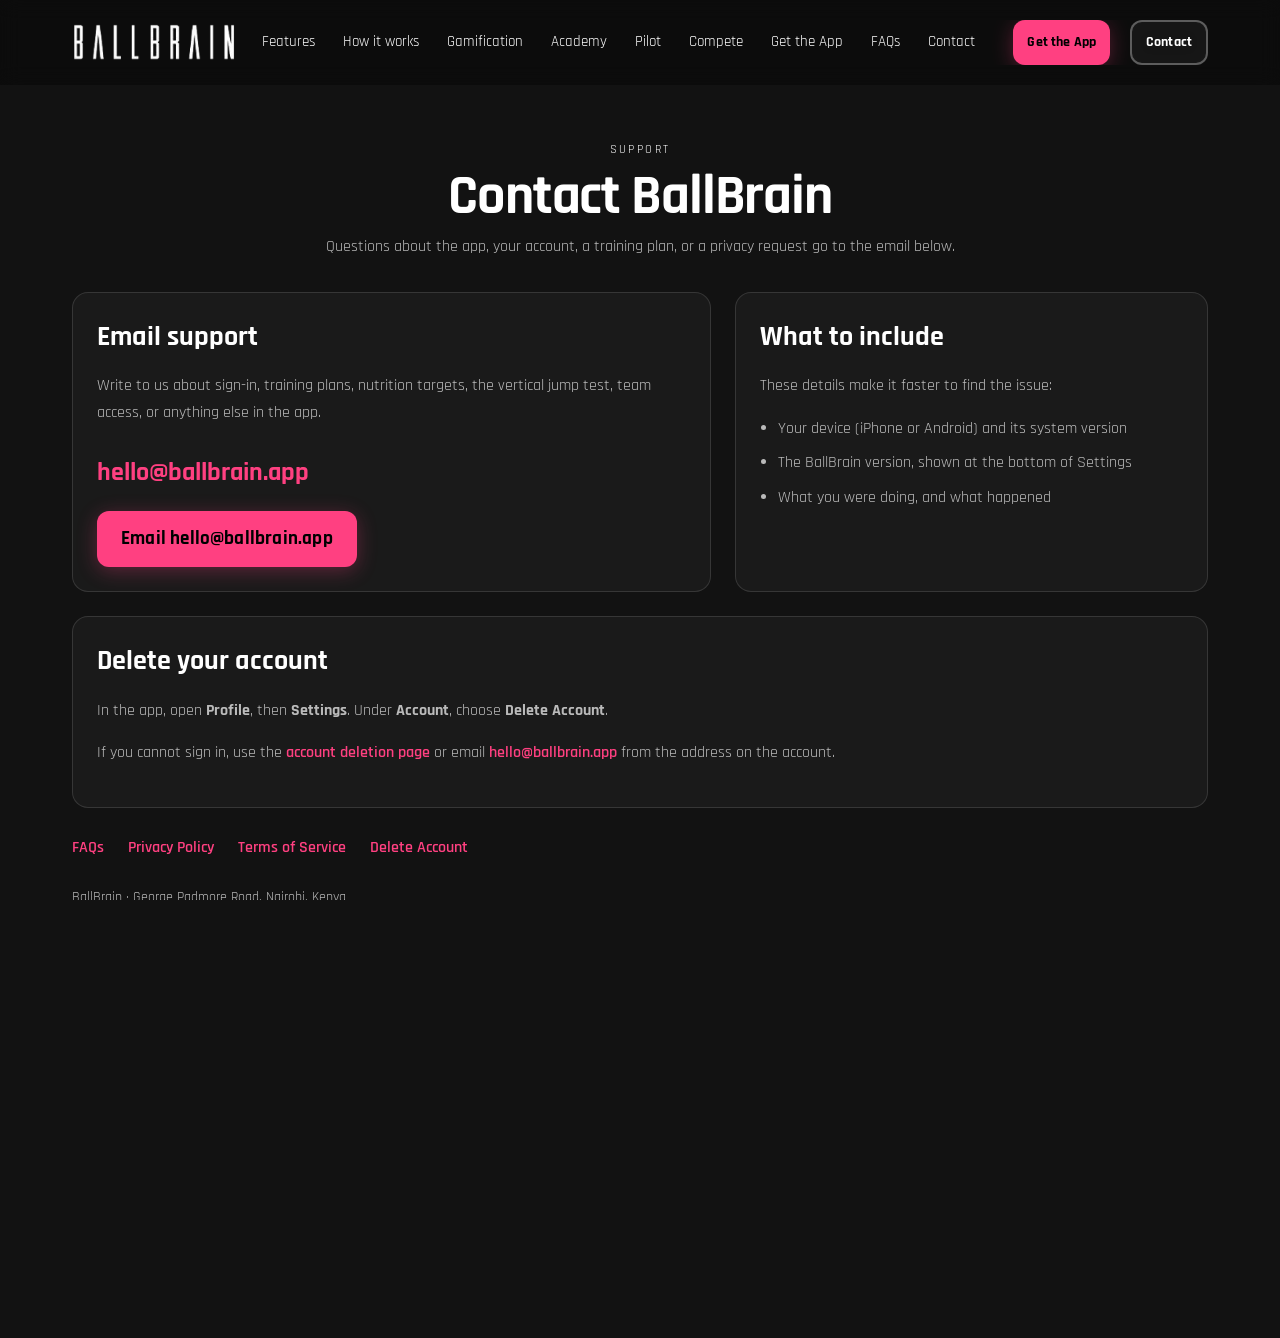
<file: contact.html>
<!doctype html>
<html lang="en">
<head>
  <meta charset="utf-8" />
  <meta name="viewport" content="width=device-width,initial-scale=1" />
  <title>Contact — BallBrain</title>
  <meta name="description" content="Contact BallBrain support at hello@ballbrain.app for help with the app, your account, training, or account deletion." />
  <meta property="og:title" content="Contact — BallBrain" />
  <meta property="og:description" content="Email hello@ballbrain.app for help with the BallBrain app." />
  <meta property="og:url" content="https://ballbrain.app/contact" />
  <meta property="og:type" content="website" />
  <link rel="preconnect" href="https://fonts.googleapis.com">
  <link rel="preconnect" href="https://fonts.gstatic.com" crossorigin>
  <link href="https://fonts.googleapis.com/css2?family=Rajdhani:wght@300;400;500;600;700&display=swap" rel="stylesheet">
  <link rel="icon" type="image/png" href="media/favicon.png" />
  <link rel="apple-touch-icon" href="media/apple-touch-icon.png" />
  <link rel="stylesheet" href="styles.css" />
</head>
<body>
  <header class="nav">
    <div class="container row between center">
      <a href="index.html" class="brand row center gap-8">
        <img src="media/logo.png" alt="BallBrain Logo" class="brand-logo">
      </a>
      <nav class="nav-links hide-sm">
        <a href="index.html#features">Features</a>
        <a href="index.html#how">How it works</a>
        <a href="index.html#gamification">Gamification</a>
        <a href="index.html#academy">Academy</a>
        <a href="index.html#pilot">Pilot</a>
        <a href="index.html#social">Compete</a>
        <a href="index.html#download">Get the App</a>
        <a href="index.html#faqs">FAQs</a>
        <a href="/contact">Contact</a>
      </nav>
      <div class="row gap-8">
        <a class="btn solid hide-sm" href="index.html#download">Get the App</a>
        <a class="btn outline hide-sm" href="/contact" aria-current="page">Contact</a>
        <button class="mobile-menu-btn" id="mobileMenuBtn" aria-label="Toggle mobile menu">
          <span class="hamburger"></span>
          <span class="hamburger"></span>
          <span class="hamburger"></span>
        </button>
      </div>
    </div>

    <div class="mobile-menu" id="mobileMenu">
      <div class="mobile-menu-header">
        <img src="media/logo.png" alt="BallBrain Logo" class="mobile-menu-logo">
        <button class="mobile-menu-close" id="mobileMenuClose" aria-label="Close mobile menu">
          <span class="close-icon">×</span>
        </button>
      </div>
      <div class="mobile-menu-separator"></div>
      <div class="mobile-menu-links">
        <a href="index.html#features">FEATURES</a>
        <a href="index.html#how">HOW IT WORKS</a>
        <a href="index.html#gamification">GAMIFICATION</a>
        <a href="index.html#academy">ACADEMY</a>
        <a href="index.html#pilot">PILOT</a>
        <a href="index.html#social">COMPETE</a>
        <a href="index.html#download">GET THE APP</a>
        <a href="index.html#faqs">FAQS</a>
        <a href="/contact">CONTACT</a>
      </div>
    </div>
  </header>

  <main class="support-page">
    <div class="container">
      <div class="section-head">
        <p class="kicker">Support</p>
        <h1>Contact BallBrain</h1>
        <p class="muted">Questions about the app, your account, a training plan, or a privacy request go to the email below.</p>
      </div>

      <div class="support-grid">
        <article class="card support-card">
          <h2>Email support</h2>
          <p>Write to us about sign-in, training plans, nutrition targets, the vertical jump test, team access, or anything else in the app.</p>
          <a class="support-email" href="mailto:hello@ballbrain.app">hello@ballbrain.app</a>
          <div>
            <a class="btn solid" href="mailto:hello@ballbrain.app?subject=BallBrain%20support">Email hello@ballbrain.app</a>
          </div>
        </article>

        <article class="card support-card">
          <h2>What to include</h2>
          <p>These details make it faster to find the issue:</p>
          <ul>
            <li>Your device (iPhone or Android) and its system version</li>
            <li>The BallBrain version, shown at the bottom of Settings</li>
            <li>What you were doing, and what happened</li>
          </ul>
        </article>
      </div>

      <article class="card support-card support-card-follow">
        <h2>Delete your account</h2>
        <p>In the app, open <strong>Profile</strong>, then <strong>Settings</strong>. Under <strong>Account</strong>, choose <strong>Delete Account</strong>.</p>
        <p>If you cannot sign in, use the <a href="delete-account.html">account deletion page</a> or email <a href="mailto:hello@ballbrain.app?subject=Delete%20my%20BallBrain%20account">hello@ballbrain.app</a> from the address on the account.</p>
      </article>

      <nav class="support-links" aria-label="Related pages">
        <a href="index.html#faqs">FAQs</a>
        <a href="privacy-policy.html">Privacy Policy</a>
        <a href="terms-of-service.html">Terms of Service</a>
        <a href="delete-account.html">Delete Account</a>
      </nav>

      <p class="support-address tiny muted">BallBrain · George Padmore Road, Nairobi, Kenya</p>
    </div>
  </main>

  <footer class="footer">
    <div class="container">
      <div class="footer-content">
        <div class="footer-brand">
          <img src="media/logo.png" alt="BallBrain Logo" class="footer-logo">
          <p class="tiny">Train. Measure. Improve.</p>
        </div>
        <nav class="footer-nav">
          <a href="index.html#features">Features</a>
          <a href="index.html#how">How it works</a>
          <a href="index.html#gamification">Gamification</a>
          <a href="index.html#academy">Academy</a>
          <a href="index.html#pilot">Pilot</a>
          <a href="index.html#social">Compete</a>
          <a href="index.html#download">Get the App</a>
          <a href="index.html#faqs">FAQs</a>
          <a href="/contact">Contact</a>
        </nav>
      </div>
      <div class="footer-copyright">
        <p class="tiny muted">© <span id="yy"></span> BallBrain. All rights reserved.</p>
        <nav class="footer-legal">
          <a href="privacy-policy.html">Privacy Policy</a>
          <a href="terms-of-service.html">Terms of Service</a>
          <a href="delete-account.html">Delete Account</a>
        </nav>
      </div>
    </div>
  </footer>

  <script src="script.js"></script>
</body>
</html>
</file>
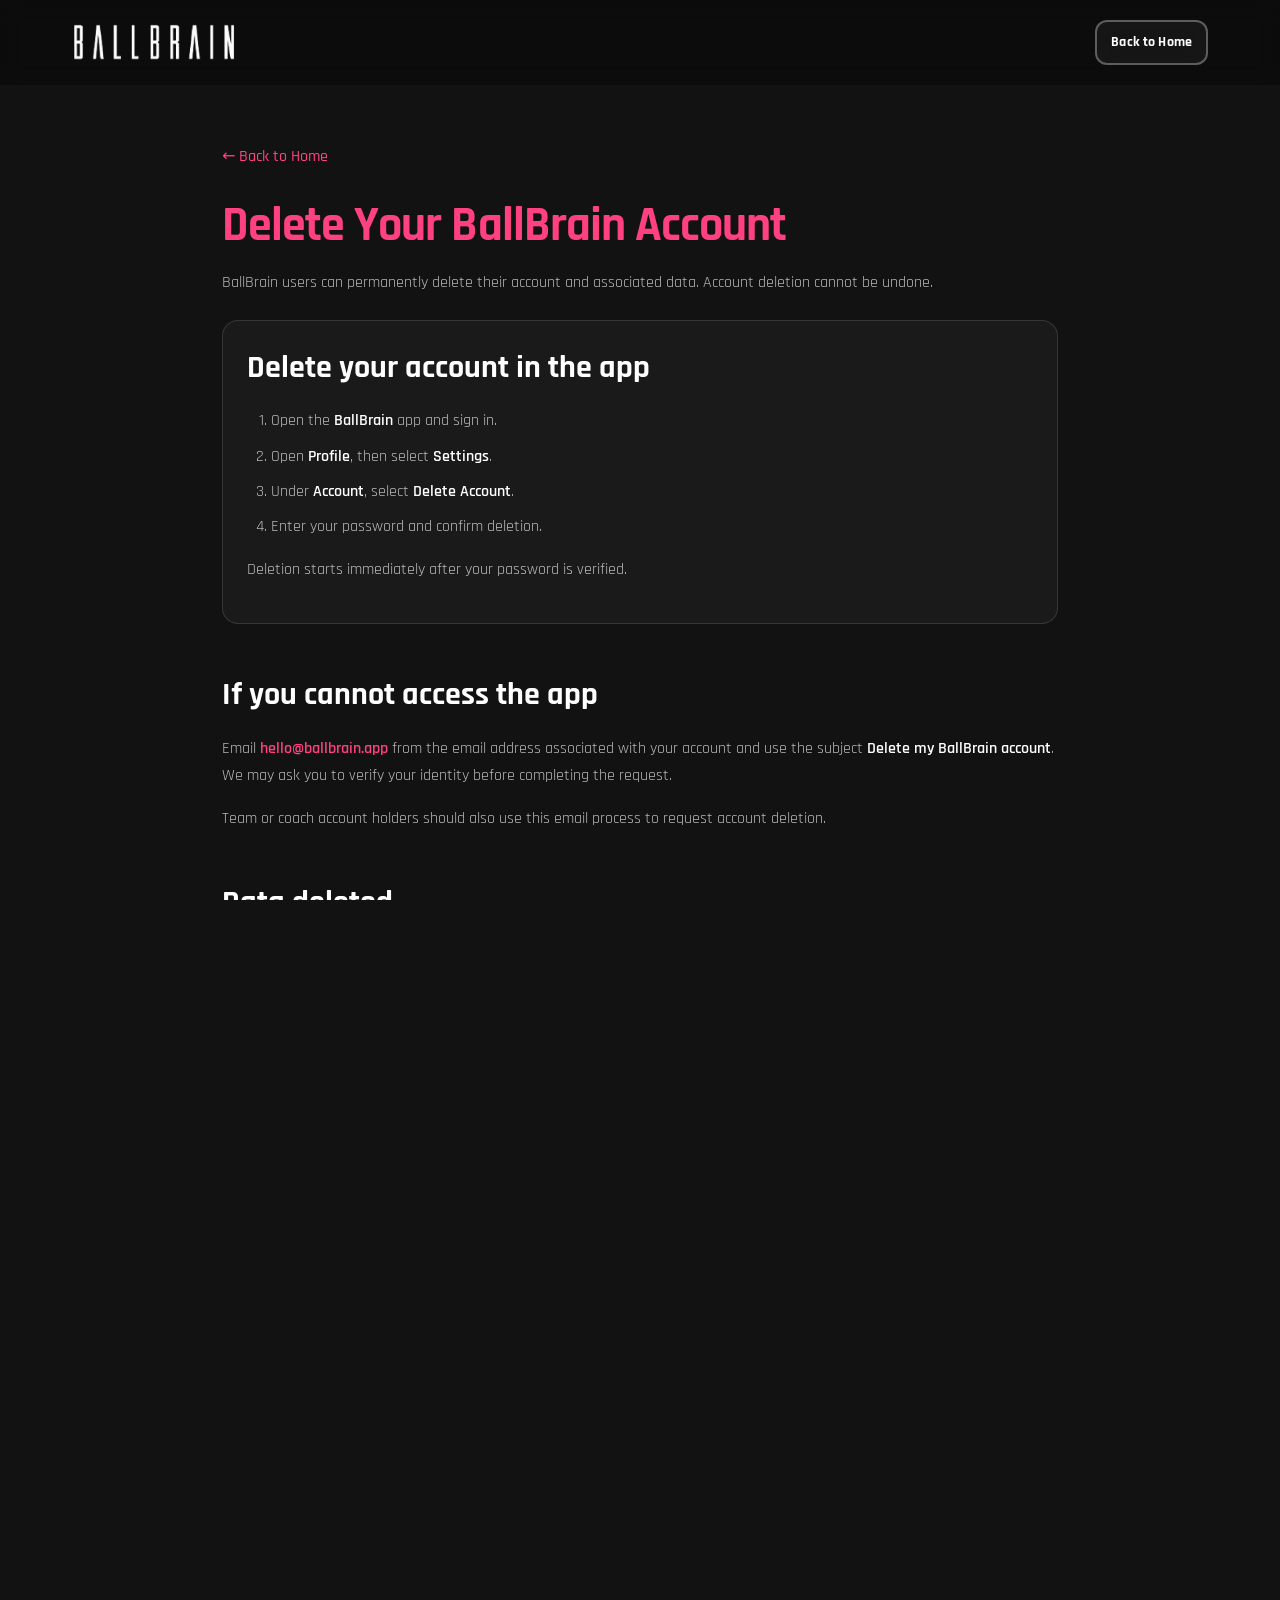
<file: delete-account.html>
<!doctype html>
<html lang="en">
<head>
  <meta charset="utf-8" />
  <meta name="viewport" content="width=device-width,initial-scale=1" />
  <title>Delete Your Account — BallBrain</title>
  <meta name="description" content="Learn how to permanently delete your BallBrain account and associated data." />
  <link rel="preconnect" href="https://fonts.googleapis.com">
  <link rel="preconnect" href="https://fonts.gstatic.com" crossorigin>
  <link href="https://fonts.googleapis.com/css2?family=Rajdhani:wght@300;400;500;600;700&display=swap" rel="stylesheet">
  <link rel="icon" type="image/png" href="media/favicon.png" />
  <link rel="apple-touch-icon" href="media/apple-touch-icon.png" />
  <link rel="stylesheet" href="styles.css" />
  <style>
    .legal-page {
      max-width: 900px;
      margin: 0 auto;
      padding: 40px 20px;
    }
    @media(min-width: 768px) {
      .legal-page {
        padding: 60px 32px;
      }
    }
    .legal-page h1 {
      color: var(--pink);
      font-size: clamp(32px, 5vw, 48px);
      margin-bottom: 16px;
    }
    .legal-page h2 {
      color: var(--text);
      font-size: clamp(24px, 3vw, 32px);
      margin: 48px 0 16px;
    }
    .legal-page p {
      color: var(--muted);
      line-height: 1.7;
      margin-bottom: 16px;
    }
    .legal-page ul,
    .legal-page ol {
      color: var(--muted);
      margin-bottom: 16px;
      padding-left: 24px;
    }
    .legal-page li {
      line-height: 1.7;
      margin-bottom: 8px;
    }
    .legal-page strong {
      color: var(--text);
      font-weight: 600;
    }
    .back-link {
      color: var(--pink);
      display: inline-block;
      font-weight: 500;
      margin-bottom: 32px;
    }
    .back-link:hover {
      color: var(--pinkDeep);
    }
    .deletion-card {
      background: var(--card);
      border: 1px solid var(--brd);
      border-radius: 16px;
      margin: 24px 0;
      padding: 24px;
    }
    .deletion-card h2 {
      margin-top: 0;
    }
    .support-link {
      color: var(--pink);
      font-weight: 600;
    }
  </style>
</head>
<body>
  <header class="nav">
    <div class="container row between center">
      <a href="index.html" class="brand row center gap-8">
        <img src="media/logo.png" alt="BallBrain Logo" class="brand-logo">
      </a>
      <a class="btn outline" href="index.html">Back to Home</a>
    </div>
  </header>

  <main class="legal-page">
    <a href="index.html" class="back-link">← Back to Home</a>

    <h1>Delete Your BallBrain Account</h1>
    <p>BallBrain users can permanently delete their account and associated data. Account deletion cannot be undone.</p>

    <div class="deletion-card">
      <h2>Delete your account in the app</h2>
      <ol>
        <li>Open the <strong>BallBrain</strong> app and sign in.</li>
        <li>Open <strong>Profile</strong>, then select <strong>Settings</strong>.</li>
        <li>Under <strong>Account</strong>, select <strong>Delete Account</strong>.</li>
        <li>Enter your password and confirm deletion.</li>
      </ol>
      <p>Deletion starts immediately after your password is verified.</p>
    </div>

    <h2>If you cannot access the app</h2>
    <p>
      Email <a class="support-link" href="mailto:hello@ballbrain.app?subject=Delete%20my%20BallBrain%20account">hello@ballbrain.app</a>
      from the email address associated with your account and use the subject
      <strong>Delete my BallBrain account</strong>. We may ask you to verify your identity before completing the request.
    </p>
    <p>Team or coach account holders should also use this email process to request account deletion.</p>

    <h2>Data deleted</h2>
    <p>When an athlete account is deleted, BallBrain removes:</p>
    <ul>
      <li>The Firebase Authentication account</li>
      <li>The main account and profile record, including email, username, name, birth date, country, position, and other profile information</li>
      <li>Training plans, workout progress, streaks, points, badges, achievements, and related activity data stored with the account</li>
      <li>Nutrition records</li>
      <li>Vertical-jump test history and metadata</li>
      <li>Notification inbox records, notification logs, and the push-notification token</li>
      <li>Profile images stored by BallBrain</li>
      <li>Username and email reservations</li>
      <li>The athlete's team-roster link, if applicable</li>
    </ul>

    <h2>Data not controlled by BallBrain</h2>
    <p>The deletion process does not remove:</p>
    <ul>
      <li>Images saved to your device's photo library</li>
      <li>Content you shared to Instagram or another third-party service</li>
      <li>Information stored by a third party under its own independent account or terms</li>
    </ul>
    <p>You must delete those items directly from your device or the relevant third-party service.</p>

    <h2>Retention after deletion</h2>
    <p>
      BallBrain does not intentionally retain account data in its active systems after deletion completes.
      Limited records may be retained only when required for legal obligations, dispute resolution,
      fraud prevention, security, or enforcement, and only for as long as required for that purpose.
      Residual copies may also remain temporarily in service-provider backups until those backups are overwritten under the provider's normal retention cycle.
    </p>

    <h2>Need help?</h2>
    <p>
      Contact <a class="support-link" href="mailto:hello@ballbrain.app">hello@ballbrain.app</a>.
      For more information, read the <a class="support-link" href="privacy-policy.html">BallBrain Privacy Policy</a>.
    </p>
  </main>

  <footer class="footer">
    <div class="container">
      <div class="footer-copyright">
        <p class="tiny muted">© <span id="yy"></span> BallBrain. All rights reserved.</p>
        <nav class="footer-legal">
          <a href="privacy-policy.html">Privacy Policy</a>
          <a href="terms-of-service.html">Terms of Service</a>
          <a href="delete-account.html">Delete Account</a>
        </nav>
      </div>
    </div>
  </footer>

  <script>
    document.getElementById('yy').textContent = new Date().getFullYear();
  </script>
</body>
</html>
</file>
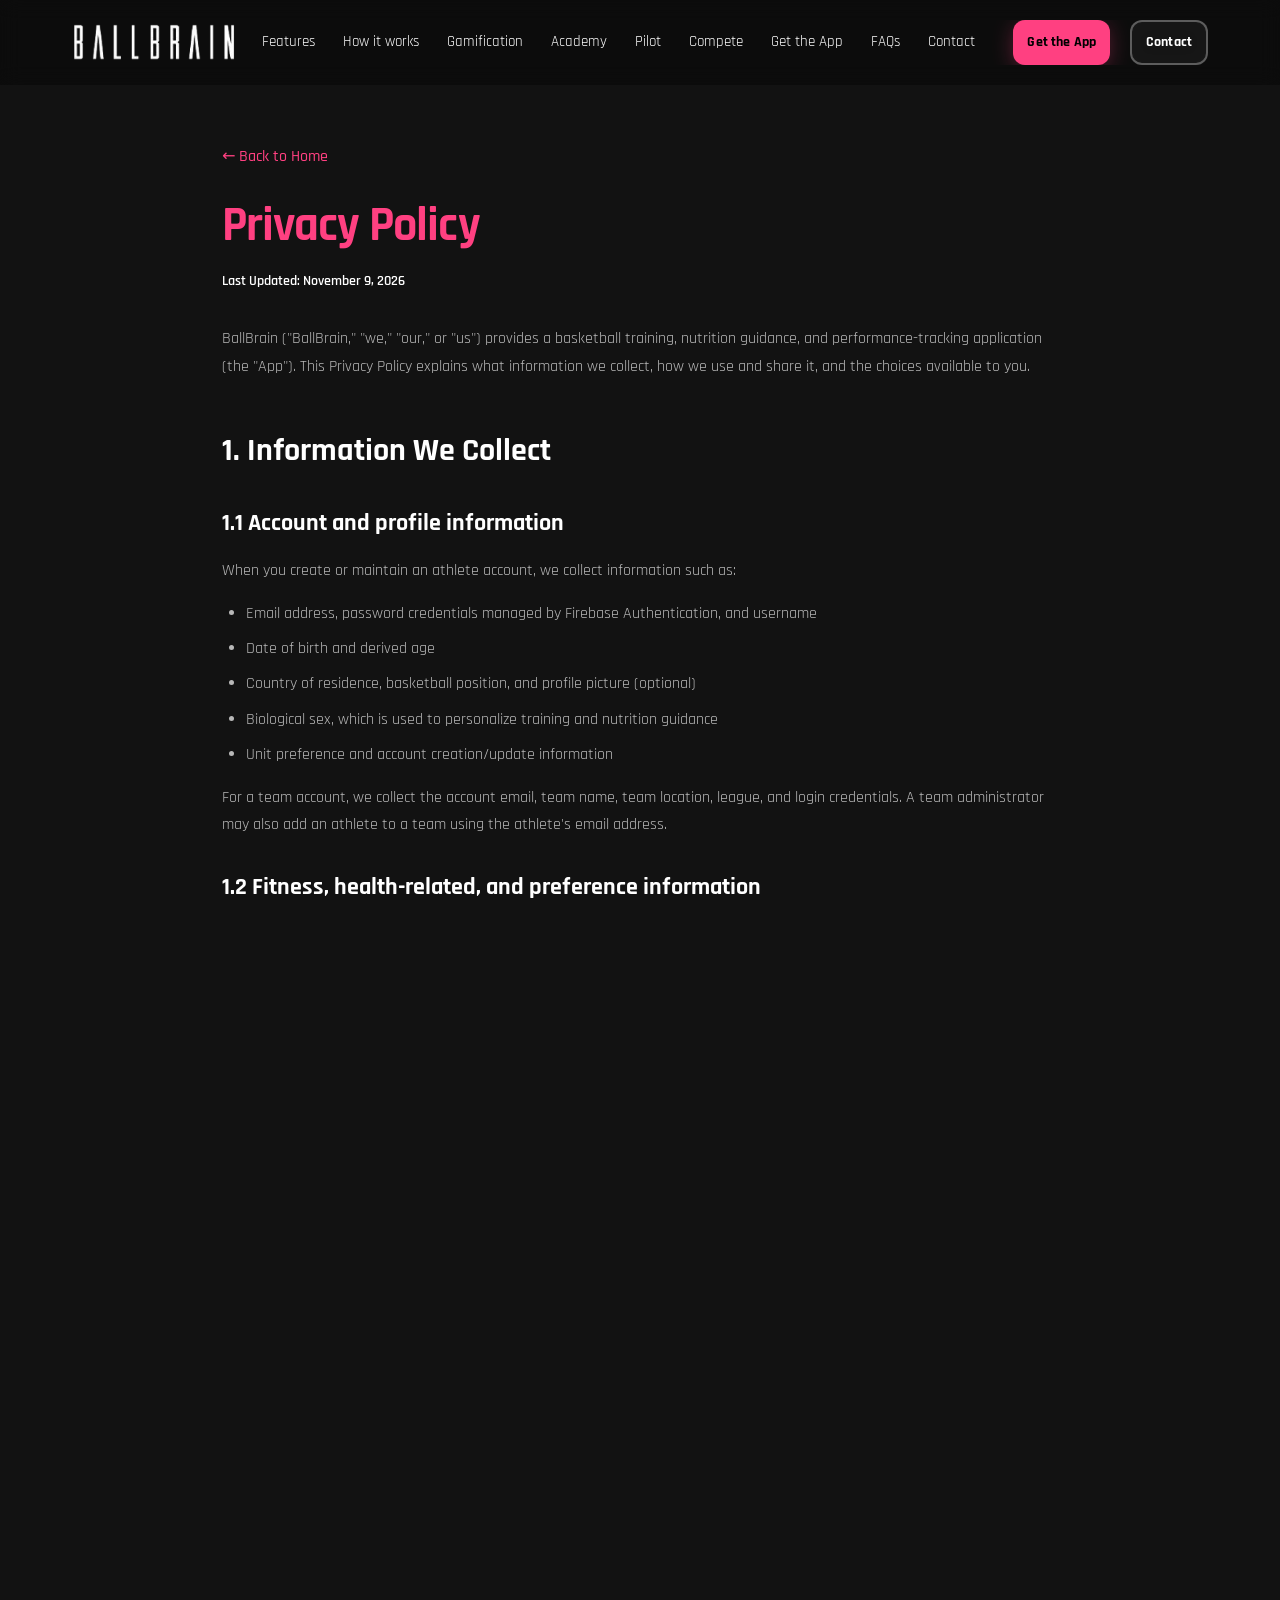
<file: privacy-policy.html>
<!doctype html>
<html lang="en">
<head>
  <meta charset="utf-8" />
  <meta name="viewport" content="width=device-width,initial-scale=1" />
  <title>Privacy Policy — BallBrain</title>
  <meta name="description" content="BallBrain Privacy Policy - Learn how we collect, use, and protect your information." />
  <link rel="preconnect" href="https://fonts.googleapis.com">
  <link rel="preconnect" href="https://fonts.gstatic.com" crossorigin>
  <link href="https://fonts.googleapis.com/css2?family=Rajdhani:wght@300;400;500;600;700&display=swap" rel="stylesheet">
  <link rel="icon" type="image/png" href="media/favicon.png" />
  <link rel="apple-touch-icon" href="media/apple-touch-icon.png" />
  <link rel="stylesheet" href="styles.css" />
  
  <!-- Hotjar Tracking Code for BallBrain Landing -->
  <script>
    (function(h,o,t,j,a,r){
        h.hj=h.hj||function(){(h.hj.q=h.hj.q||[]).push(arguments)};
        h._hjSettings={hjid:6560326,hjsv:6};
        a=o.getElementsByTagName('head')[0];
        r=o.createElement('script');r.async=1;
        r.src=t+h._hjSettings.hjid+j+h._hjSettings.hjsv;
        a.appendChild(r);
    })(window,document,'https://static.hotjar.com/c/hotjar-','.js?sv=');
  </script>
  <style>
    .legal-page {
      max-width: 900px;
      margin: 0 auto;
      padding: 40px 20px;
    }
    @media(min-width: 768px) {
      .legal-page {
        padding: 60px 32px;
      }
    }
    .legal-page h1 {
      font-size: clamp(32px, 5vw, 48px);
      margin-bottom: 16px;
      color: var(--pink);
    }
    .legal-page h2 {
      font-size: clamp(24px, 3vw, 32px);
      margin-top: 48px;
      margin-bottom: 16px;
      color: var(--text);
    }
    .legal-page h3 {
      font-size: clamp(20px, 2.5vw, 24px);
      margin-top: 32px;
      margin-bottom: 12px;
      color: var(--text);
    }
    .legal-page p {
      margin-bottom: 16px;
      line-height: 1.7;
      color: var(--muted);
    }
    .legal-page ul, .legal-page ol {
      margin-bottom: 16px;
      padding-left: 24px;
      color: var(--muted);
    }
    .legal-page li {
      margin-bottom: 8px;
      line-height: 1.7;
    }
    .legal-page .last-updated {
      color: var(--muted);
      font-size: 0.9rem;
      margin-bottom: 32px;
    }
    .legal-page .back-link {
      display: inline-block;
      margin-bottom: 32px;
      color: var(--pink);
      text-decoration: none;
      font-weight: 500;
      transition: color 0.3s ease;
    }
    .legal-page .back-link:hover {
      color: var(--pinkDeep);
    }
    .legal-page strong {
      color: var(--text);
      font-weight: 600;
    }
  </style>
</head>
<body>
  <header class="nav">
    <div class="container row between center">
      <a href="index.html" class="brand row center gap-8">
        <img src="media/logo.png" alt="BallBrain Logo" class="brand-logo">
      </a>
      <nav class="nav-links hide-sm">
        <a href="index.html#features">Features</a>
        <a href="index.html#how">How it works</a>
        <a href="index.html#gamification">Gamification</a>
        <a href="index.html#academy">Academy</a>
        <a href="index.html#pilot">Pilot</a>
        <a href="index.html#social">Compete</a>
        <a href="index.html#download">Get the App</a>
        <a href="index.html#faqs">FAQs</a>
        <a href="/contact">Contact</a>
      </nav>
      <div class="row gap-8">
        <a class="btn solid hide-sm" href="index.html#download">Get the App</a>
        <a class="btn outline hide-sm" href="/contact">Contact</a>
        <button class="mobile-menu-btn" id="mobileMenuBtn" aria-label="Toggle mobile menu">
          <span class="hamburger"></span>
          <span class="hamburger"></span>
          <span class="hamburger"></span>
        </button>
      </div>
    </div>
    
    <!-- Mobile Menu -->
    <div class="mobile-menu" id="mobileMenu">
      <div class="mobile-menu-header">
        <img src="media/logo.png" alt="BallBrain Logo" class="mobile-menu-logo">
        <button class="mobile-menu-close" id="mobileMenuClose" aria-label="Close mobile menu">
          <span class="close-icon">×</span>
        </button>
      </div>
      <div class="mobile-menu-separator"></div>
      <div class="mobile-menu-links">
        <a href="index.html#features">FEATURES</a>
        <a href="index.html#how">HOW IT WORKS</a>
        <a href="index.html#gamification">GAMIFICATION</a>
        <a href="index.html#academy">ACADEMY</a>
        <a href="index.html#pilot">PILOT</a>
        <a href="index.html#social">COMPETE</a>
        <a href="index.html#download">GET THE APP</a>
        <a href="index.html#faqs">FAQS</a>
        <a href="/contact">CONTACT</a>
      </div>
    </div>
  </header>

  <main class="legal-page">
    <a class='back-link' href='/'>← Back to Home</a>
    
    <h1>Privacy Policy</h1>
    <p class="last-updated"><strong>Last Updated: November 9, 2026</strong></p>
    <p>BallBrain (&quot;BallBrain,&quot; &quot;we,&quot; &quot;our,&quot; or &quot;us&quot;) provides a basketball training, nutrition guidance, and performance-tracking application (the &quot;App&quot;). This Privacy Policy explains what information we collect, how we use and share it, and the choices available to you.</p>
    <h2>1. Information We Collect</h2>
    <h3>1.1 Account and profile information</h3>
    <p>When you create or maintain an athlete account, we collect information such as:</p>
    <ul>
      <li>Email address, password credentials managed by Firebase Authentication, and username</li>
      <li>Date of birth and derived age</li>
      <li>Country of residence, basketball position, and profile picture (optional)</li>
      <li>Biological sex, which is used to personalize training and nutrition guidance</li>
      <li>Unit preference and account creation/update information</li>
    </ul>
    <p>For a team account, we collect the account email, team name, team location, league, and login credentials. A team administrator may also add an athlete to a team using the athlete&#x27;s email address.</p>
    <h3>1.2 Fitness, health-related, and preference information</h3>
    <p>To personalize the App, we collect:</p>
    <ul>
      <li>Height, weight, fitness goals, and basketball activity frequency</li>
      <li>Current pain areas, injuries, limitations, and recovery goals</li>
      <li>Gym availability and available equipment</li>
      <li>Workout-day choices and training-plan preferences</li>
      <li>Nutrition targets calculated from profile information</li>
    </ul>
    <p>This information may reveal health-related details. BallBrain is not a healthcare provider, and the App is not intended to create medical records or provide medical diagnosis or treatment.</p>
    <h3>1.3 Activity, performance, and App data</h3>
    <p>We collect information generated through your use of the App, including:</p>
    <ul>
      <li>Generated training plans and plan changes</li>
      <li>Completed workouts, exercises, sets, dates, streaks, points, levels, quests, badges, and achievements</li>
      <li>Progress history, estimated workout duration or calories, and program-cycle information</li>
      <li>Vertical-jump results and history, including jump height, test method, confidence score, height and weight at the time of a test, recording duration, frames analyzed, app version, and device platform</li>
      <li>Notification inbox, delivery, and reminder information</li>
      <li>Information needed to diagnose errors, secure the service, and support users</li>
    </ul>
    <p>Some App state and preferences are also stored locally on your device.</p>
    <h3>1.4 Camera, photos, and sharing</h3>
    <p>With your permission, the App may access:</p>
    <ul>
      <li>The camera to perform a vertical-jump test</li>
      <li>Your photo library to select a profile picture</li>
      <li>Your photo library to save an achievement or workout sharing image</li>
    </ul>
    <p>Vertical-jump camera frames are analyzed on your device using an on-device pose-estimation model. The App saves the resulting measurement and related test metadata to your account; it does not upload the jump recording or analysis frames to Firebase as part of this feature.</p>
    <p>When you choose to share, the App creates an image on your device and sends it to the destination you select, such as Instagram or your device&#x27;s system share sheet. The destination&#x27;s own privacy terms apply. BallBrain does not control what a third-party destination does with content after you share it.</p>
    <h3>1.5 Device and notification information</h3>
    <p>We may process device platform, operating system, App version, and technical identifiers needed to operate and secure the App. If you allow push notifications, we collect an Expo push token associated with your account. We do not request precise location or microphone access for the vertical-jump feature.</p>
    <h3>1.6 Product analytics</h3>
    <p>Product analytics is on unless you turn it off in Settings. We collect privacy-safe product events such as signup completion, onboarding steps, workout starts/completions, plan generation outcomes, notification opens, vertical-jump funnel steps, and product-feedback survey funnel events (for example, survey shown, submitted, or dismissed). We may associate these events with an opaque Firebase user ID. The App sends these events to Google Firebase Analytics and to PostHog. PostHog may also receive standard device and app properties that its SDK attaches, such as app version, platform, and device type. Analytics does not include your email, username, exact birth date, exact height or weight, injuries, free-text survey answers, or plan contents. You can disable analytics in Settings.</p>
    <h3>1.7 Optional product-feedback survey</h3>
    <p>From time to time we may invite eligible athletes to answer an optional in-app product-market-fit survey. If you choose to respond, we may collect:</p>
    <ul>
      <li>Your rating of how disappointed you would be if you could no longer use BallBrain</li>
      <li>Optional free-text answers about the main benefit you get and what we could improve</li>
      <li>Related context such as workouts completed, approximate account age, app version, and submission time</li>
    </ul>
    <p>Survey answers are stored with your account in Firebase and may be reviewed by authorized BallBrain staff through an internal admin console to improve the product. The survey is optional; you can dismiss it. Free-text answers are not included in privacy-safe analytics events.</p>
    <h3>1.8 Website (ballbrain.app)</h3>
    <p>When you visit ballbrain.app, we and our providers may collect standard website and device information such as pages viewed, approximate location derived from IP address, browser and device type, and referral information. We use Hotjar to understand how visitors use the marketing website (for example, aggregated heatmaps and session behavior). Hotjar may set cookies or similar technologies. See Hotjar&#x27;s privacy documentation for details. This website analytics is separate from in-App product analytics and from optional in-App survey answers.</p>
    <h2>2. How We Use Information</h2>
    <p>We use information to:</p>
    <ul>
      <li>Create, authenticate, secure, and manage athlete and team accounts</li>
      <li>Check username and email availability and send account-related email</li>
      <li>Personalize training plans, nutrition targets, workout schedules, and recovery guidance</li>
      <li>Track progress and calculate points, streaks, achievements, and leaderboard positions</li>
      <li>Analyze and save vertical-jump results</li>
      <li>Enable team roster and coaching features</li>
      <li>Send requested push notifications, reminders, and service messages</li>
      <li>Measure product performance, feature adoption, and retention through privacy-safe analytics unless you turn it off in Settings</li>
      <li>Review optional product-feedback survey responses to improve BallBrain</li>
      <li>Understand marketing-website usage (including via Hotjar) to improve ballbrain.app</li>
      <li>Provide exercise demonstration videos and user-selected sharing features</li>
      <li>Maintain, troubleshoot, protect, and improve the App</li>
      <li>Respond to support, legal, and safety requests</li>
    </ul>
    <p>Where applicable law requires a legal basis, we process information as necessary to provide the service you request, based on your consent (including device permissions), for our legitimate interests in operating and securing the App, and to comply with legal obligations.</p>
    <h2>3. How We Share Information</h2>
    <h3>3.1 Other users and team administrators</h3>
    <p>Your username, profile picture, country, position, points, rank, and achievement or vertical-jump leaderboard information may be visible to other App users, depending on the feature.</p>
    <p>If you join a team, the team&#x27;s authorized coach or administrator may access athlete profile, training-plan, progress, and performance information needed for team and coaching features and may update an athlete&#x27;s plan. Do not join a team you do not recognize or trust.</p>
    <h3>3.2 Service providers</h3>
    <p>We use providers to operate specific parts of the App:</p>
    <ul>
      <li><strong>Google Firebase / Google Cloud:</strong> authentication, database, cloud functions, profile-image storage, analytics export, and BigQuery reporting for product analytics (unless disabled in Settings)</li>
      <li><strong>PostHog:</strong> in-App product analytics (unless disabled in Settings). PostHog receives the privacy-safe events described above and an opaque user ID. It does not receive your email, username, exact birth date, exact height or weight, injuries, free-text survey answers, plan contents, jump recordings, or password.</li>
      <li><strong>DeepSeek:</strong> AI generation of basketball training plans and exercise substitutions. We send relevant profile and training information, which may include age, sex, country, height, weight, position, goals, injuries or pain areas, activity frequency, availability, equipment, and previous-program progress. We do not intentionally include your email or password in these prompts.</li>
      <li><strong>Expo:</strong> push-notification token issuance and delivery</li>
      <li><strong>Resend:</strong> transactional email delivery, such as welcome messages</li>
      <li><strong>YouTube / Google APIs:</strong> exercise-video search and playback. YouTube may receive technical information when its content is loaded.</li>
      <li><strong>Instagram and device sharing services:</strong> only when you direct the App to share content</li>
      <li><strong>Hotjar:</strong> marketing-website analytics on ballbrain.app (heatmaps and similar usage tools). Hotjar does not receive in-App training plans, jump recordings, or App account passwords through this integration.</li>
      <li><strong>Netlify:</strong> hosting for ballbrain.app and related static sites</li>
    </ul>
    <p>These providers process information under their own terms and privacy policies and may process it in countries outside your own.</p>
    <h3>3.3 Staff operations</h3>
    <p>Authorized BallBrain staff may access identifiable player records through an internal admin console for support, product quality, operational reporting, and review of optional product-feedback survey responses. Sensitive fields such as email, birth date, weight, injuries, and phone number require an explicit audited reveal action.</p>
    <h3>3.4 Legal, safety, and business reasons</h3>
    <p>We may disclose information when reasonably necessary to comply with law or valid legal process; protect users, BallBrain, or others; investigate fraud, abuse, or security incidents; enforce our Terms; or support a merger, financing, acquisition, or transfer of all or part of the service, subject to appropriate safeguards.</p>
    <p>We do not sell personal information or use it for third-party targeted advertising.</p>
    <h2>4. Data Storage, Retention, and Security</h2>
    <p>Cloud account data is primarily stored through Firebase and Google Cloud. Local App data is stored on your device. We use reasonable administrative, technical, and organizational safeguards, including encrypted network transport and Firebase Authentication. Passwords are handled by Firebase Authentication and are not stored by BallBrain in plain text. No method of storage or transmission is completely secure.</p>
    <p>We retain account information while your account is active and as needed to provide the App. We may retain limited information after deletion where reasonably necessary for legal obligations, dispute resolution, fraud prevention, security, or enforcing agreements. Analytics event exports may remain in BigQuery for a limited period according to our reporting retention policy even after account deletion requests are processed. Events already sent to PostHog may remain there until that project&#x27;s retention period ends. Deleting your account does not automatically erase events already received by Firebase Analytics or PostHog.</p>
    <h2>5. Your Choices and Rights</h2>
    <p>Depending on where you live, you may have rights to access, correct, delete, restrict, object to, or receive a portable copy of personal information, and to withdraw consent. These rights may be subject to legal exceptions.</p>
    <ul>
      <li><strong>Access and correction:</strong> Review or update available profile information in the App.</li>
      <li><strong>Account deletion:</strong> Delete an athlete account from <strong>Settings → Delete Account</strong>. The App removes the Firebase Authentication account, main user record, profile images, nutrition record, vertical-jump history, notification records, product-feedback survey responses, username/email reservations, and team-roster link. If deletion cannot be completed in the App, contact us.</li>
      <li><strong>Individual records:</strong> You may delete individual vertical-jump history entries in the App.</li>
      <li><strong>Notifications:</strong> Disable App notifications in Settings or your device settings. Disabling notifications does not stop essential account or service email.</li>
      <li><strong>Camera and photos:</strong> Manage permissions in your device settings. Some related features will not work without permission.</li>
      <li><strong>Analytics:</strong> Disable privacy-safe product analytics in <strong>Settings → Privacy</strong>. That stops new in-App events from being sent to Firebase Analytics and PostHog. It does not control Hotjar on ballbrain.app; manage website cookies through your browser settings where available.</li>
      <li><strong>Product-feedback survey:</strong> Optional. Dismiss or skip it; submitted answers remain until you delete your account or request deletion.</li>
      <li><strong>Local data:</strong> Signing out or deleting an account clears user-specific local App data, but shared images you saved to your photo library or another service must be deleted there separately.</li>
    </ul>
    <p>To make another privacy request, email <strong>hello@ballbrain.app</strong>. We may need to verify your identity before completing a request.</p>
    <h2>6. Children and Teen Users</h2>
    <p>The App is not intended for children under 13, and athlete signup is designed to reject users under 13 based on the birth date entered. We do not knowingly collect personal information from children under 13. If you believe a child under 13 has provided information, contact us so we can investigate and delete it.</p>
    <p>Users between 13 and the age of legal majority should use the App with permission and supervision from a parent or legal guardian where required by local law. Team administrators must have appropriate authority and any required consent before adding or managing a minor athlete.</p>
    <h2>7. International Transfers</h2>
    <p>BallBrain is based in Kenya, and our providers may process information in Kenya, the United States, and other countries. Those countries may have different data-protection laws. Where required, we use appropriate safeguards for international transfers.</p>
    <h2>8. Changes to This Policy</h2>
    <p>We may update this Privacy Policy to reflect changes to the App or law. We will post the updated policy in the App, update the date above, and provide additional notice when required.</p>
    <h2>9. Contact Us</h2>
    <p>For privacy questions or requests, contact:</p>
    <p><strong>Email:</strong> hello@ballbrain.app <strong>Company:</strong> BallBrain <strong>Address:</strong> George Padmore Road, Nairobi, Kenya</p>

  </main>

  <footer class="footer">
    <div class="container">
      <div class="footer-content">
        <div class="footer-brand">
          <img src="media/logo.png" alt="BallBrain Logo" class="footer-logo">
          <p class="tiny">Train. Measure. Improve.</p>
        </div>
        <nav class="footer-nav">
          <a href="index.html#features">Features</a>
          <a href="index.html#how">How it works</a>
          <a href="index.html#gamification">Gamification</a>
          <a href="index.html#academy">Academy</a>
          <a href="index.html#pilot">Pilot</a>
          <a href="index.html#social">Compete</a>
          <a href="index.html#download">Get the App</a>
          <a href="index.html#faqs">FAQs</a>
          <a href="/contact">Contact</a>
        </nav>
      </div>
      <div class="footer-copyright">
        <p class="tiny muted">© <span id="yy"></span> BallBrain. All rights reserved.</p>
        <nav class="footer-legal">
          <a href="privacy-policy.html">Privacy Policy</a>
          <a href="terms-of-service.html">Terms of Service</a>
          <a href="delete-account.html">Delete Account</a>
        </nav>
      </div>
    </div>
  </footer>

  <script>
    document.getElementById('yy').textContent = new Date().getFullYear();
  </script>
  <script src="script.js"></script>
</body>
</html>
</file>
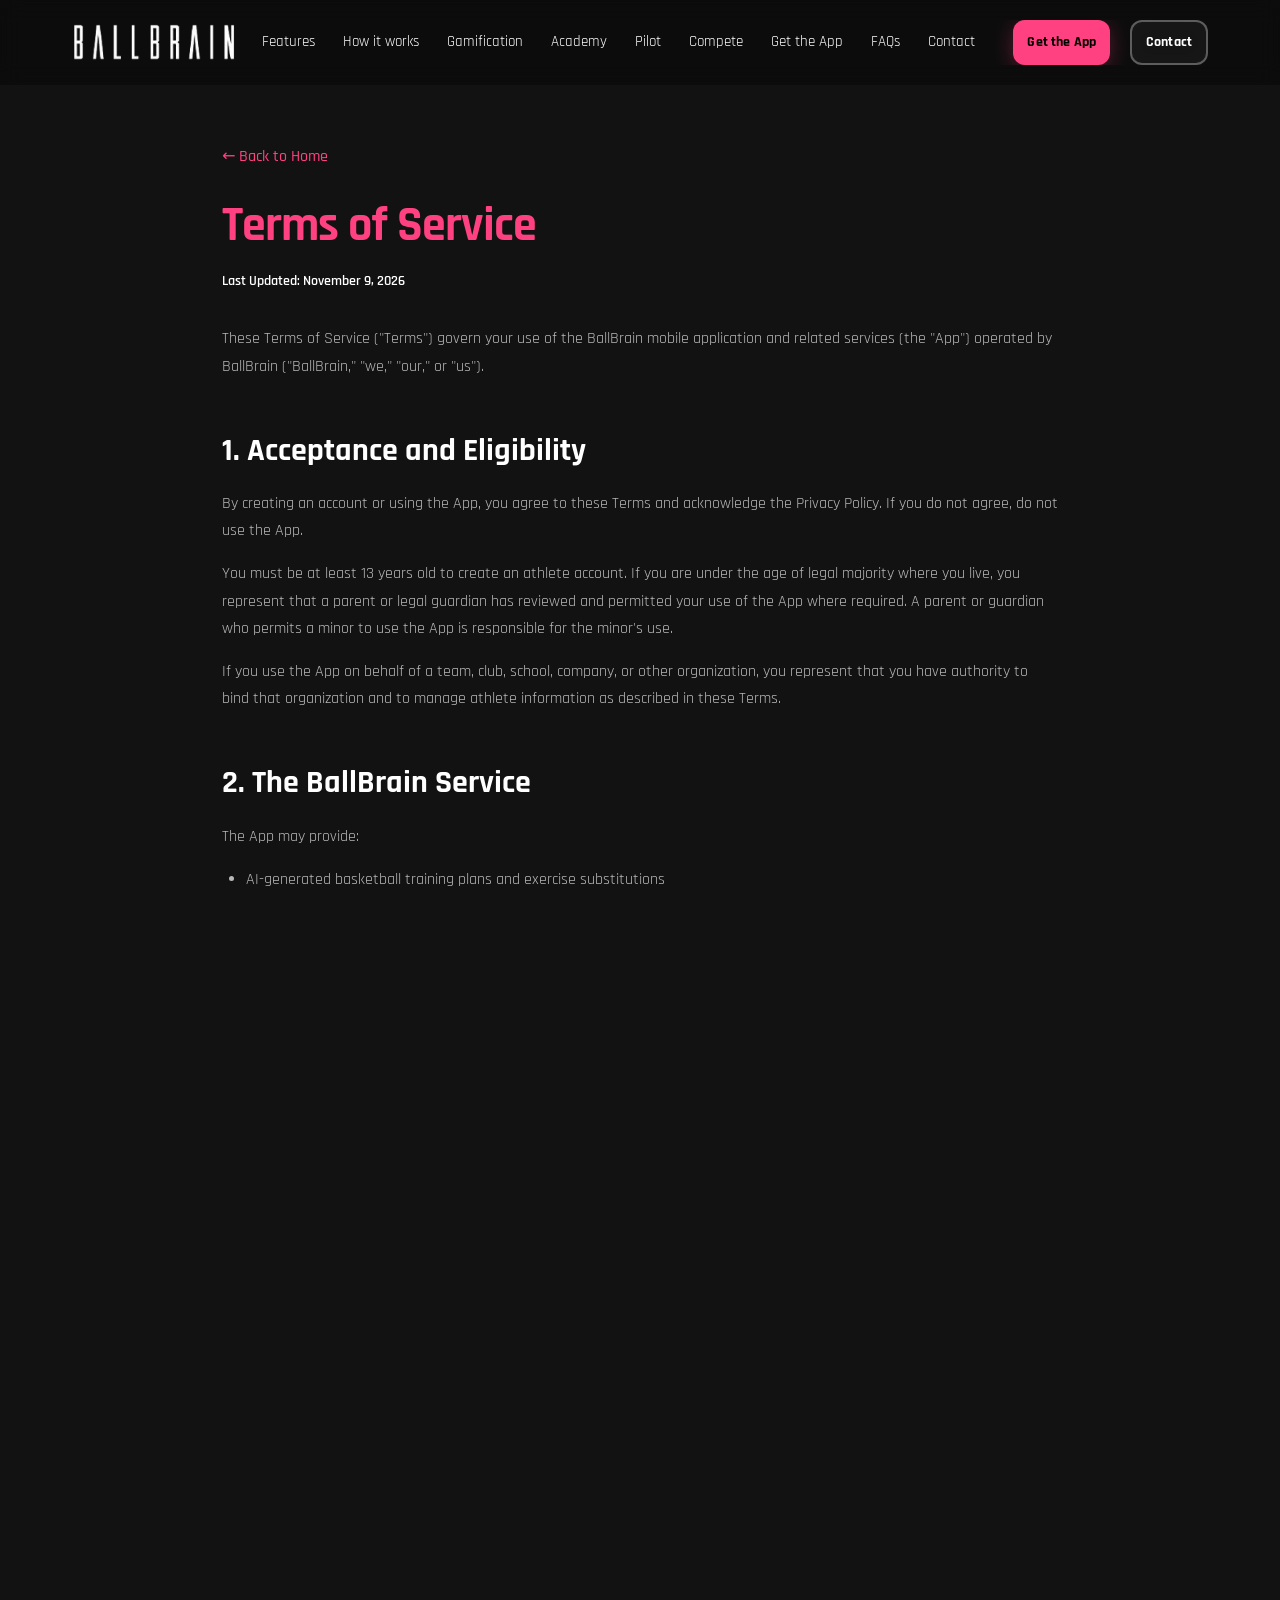
<file: terms-of-service.html>
<!doctype html>
<html lang="en">
<head>
  <meta charset="utf-8" />
  <meta name="viewport" content="width=device-width,initial-scale=1" />
  <title>Terms of Service — BallBrain</title>
  <meta name="description" content="BallBrain Terms of Service - Read our terms and conditions for using the BallBrain app." />
  <link rel="preconnect" href="https://fonts.googleapis.com">
  <link rel="preconnect" href="https://fonts.gstatic.com" crossorigin>
  <link href="https://fonts.googleapis.com/css2?family=Rajdhani:wght@300;400;500;600;700&display=swap" rel="stylesheet">
  <link rel="icon" type="image/png" href="media/favicon.png" />
  <link rel="apple-touch-icon" href="media/apple-touch-icon.png" />
  <link rel="stylesheet" href="styles.css" />
  
  <!-- Hotjar Tracking Code for BallBrain Landing -->
  <script>
    (function(h,o,t,j,a,r){
        h.hj=h.hj||function(){(h.hj.q=h.hj.q||[]).push(arguments)};
        h._hjSettings={hjid:6560326,hjsv:6};
        a=o.getElementsByTagName('head')[0];
        r=o.createElement('script');r.async=1;
        r.src=t+h._hjSettings.hjid+j+h._hjSettings.hjsv;
        a.appendChild(r);
    })(window,document,'https://static.hotjar.com/c/hotjar-','.js?sv=');
  </script>
  <style>
    .legal-page {
      max-width: 900px;
      margin: 0 auto;
      padding: 40px 20px;
    }
    @media(min-width: 768px) {
      .legal-page {
        padding: 60px 32px;
      }
    }
    .legal-page h1 {
      font-size: clamp(32px, 5vw, 48px);
      margin-bottom: 16px;
      color: var(--pink);
    }
    .legal-page h2 {
      font-size: clamp(24px, 3vw, 32px);
      margin-top: 48px;
      margin-bottom: 16px;
      color: var(--text);
    }
    .legal-page h3 {
      font-size: clamp(20px, 2.5vw, 24px);
      margin-top: 32px;
      margin-bottom: 12px;
      color: var(--text);
    }
    .legal-page p {
      margin-bottom: 16px;
      line-height: 1.7;
      color: var(--muted);
    }
    .legal-page ul, .legal-page ol {
      margin-bottom: 16px;
      padding-left: 24px;
      color: var(--muted);
    }
    .legal-page li {
      margin-bottom: 8px;
      line-height: 1.7;
    }
    .legal-page .last-updated {
      color: var(--muted);
      font-size: 0.9rem;
      margin-bottom: 32px;
    }
    .legal-page .back-link {
      display: inline-block;
      margin-bottom: 32px;
      color: var(--pink);
      text-decoration: none;
      font-weight: 500;
      transition: color 0.3s ease;
    }
    .legal-page .back-link:hover {
      color: var(--pinkDeep);
    }
    .legal-page strong {
      color: var(--text);
      font-weight: 600;
    }
  </style>
</head>
<body>
  <header class="nav">
    <div class="container row between center">
      <a href="index.html" class="brand row center gap-8">
        <img src="media/logo.png" alt="BallBrain Logo" class="brand-logo">
      </a>
      <nav class="nav-links hide-sm">
        <a href="index.html#features">Features</a>
        <a href="index.html#how">How it works</a>
        <a href="index.html#gamification">Gamification</a>
        <a href="index.html#academy">Academy</a>
        <a href="index.html#pilot">Pilot</a>
        <a href="index.html#social">Compete</a>
        <a href="index.html#download">Get the App</a>
        <a href="index.html#faqs">FAQs</a>
        <a href="/contact">Contact</a>
      </nav>
      <div class="row gap-8">
        <a class="btn solid hide-sm" href="index.html#download">Get the App</a>
        <a class="btn outline hide-sm" href="/contact">Contact</a>
        <button class="mobile-menu-btn" id="mobileMenuBtn" aria-label="Toggle mobile menu">
          <span class="hamburger"></span>
          <span class="hamburger"></span>
          <span class="hamburger"></span>
        </button>
      </div>
    </div>
    
    <!-- Mobile Menu -->
    <div class="mobile-menu" id="mobileMenu">
      <div class="mobile-menu-header">
        <img src="media/logo.png" alt="BallBrain Logo" class="mobile-menu-logo">
        <button class="mobile-menu-close" id="mobileMenuClose" aria-label="Close mobile menu">
          <span class="close-icon">×</span>
        </button>
      </div>
      <div class="mobile-menu-separator"></div>
      <div class="mobile-menu-links">
        <a href="index.html#features">FEATURES</a>
        <a href="index.html#how">HOW IT WORKS</a>
        <a href="index.html#gamification">GAMIFICATION</a>
        <a href="index.html#academy">ACADEMY</a>
        <a href="index.html#pilot">PILOT</a>
        <a href="index.html#social">COMPETE</a>
        <a href="index.html#download">GET THE APP</a>
        <a href="index.html#faqs">FAQS</a>
        <a href="/contact">CONTACT</a>
      </div>
    </div>
  </header>

  <main class="legal-page">
    <a class='back-link' href='/'>← Back to Home</a>
    
    <h1>Terms of Service</h1>
    <p class="last-updated"><strong>Last Updated: November 9, 2026</strong></p>
    <p>These Terms of Service (&quot;Terms&quot;) govern your use of the BallBrain mobile application and related services (the &quot;App&quot;) operated by BallBrain (&quot;BallBrain,&quot; &quot;we,&quot; &quot;our,&quot; or &quot;us&quot;).</p>
    <h2>1. Acceptance and Eligibility</h2>
    <p>By creating an account or using the App, you agree to these Terms and acknowledge the Privacy Policy. If you do not agree, do not use the App.</p>
    <p>You must be at least 13 years old to create an athlete account. If you are under the age of legal majority where you live, you represent that a parent or legal guardian has reviewed and permitted your use of the App where required. A parent or guardian who permits a minor to use the App is responsible for the minor&#x27;s use.</p>
    <p>If you use the App on behalf of a team, club, school, company, or other organization, you represent that you have authority to bind that organization and to manage athlete information as described in these Terms.</p>
    <h2>2. The BallBrain Service</h2>
    <p>The App may provide:</p>
    <ul>
      <li>AI-generated basketball training plans and exercise substitutions</li>
      <li>Nutrition targets and general nutrition guidance</li>
      <li>Workout scheduling, completion tracking, and progress history</li>
      <li>Vertical-jump measurement using an on-device camera and pose-estimation feature, or manual entry</li>
      <li>Points, streaks, quests, badges, achievements, and leaderboards</li>
      <li>Team rosters, athlete views, and training-plan management</li>
      <li>Push notifications and reminders</li>
      <li>Optional in-app product-feedback or product-market-fit surveys</li>
      <li>Exercise demonstration videos and tools for sharing achievements outside the App</li>
    </ul>
    <p>Features may change, be unavailable in some locations or on some devices, or require permissions and internet access. We do not guarantee that every feature will always be available.</p>
    <h2>3. Accounts and Team Access</h2>
    <p>You agree to provide accurate, current information and keep it updated. You are responsible for protecting your credentials and for activity under your account. Notify us at <strong>hello@ballbrain.app</strong> if you suspect unauthorized access. You may not share credentials, create an account for someone without authority, impersonate another person, or circumvent age or access restrictions.</p>
    <p>A team administrator may add an existing athlete by email. Team membership can allow authorized team personnel to view athlete profile, plan, progress, and performance information and to modify an athlete&#x27;s training plan. Team administrators must:</p>
    <ul>
      <li>Have authority and any consent required to add and manage each athlete, including minors</li>
      <li>Use athlete information only for legitimate team and coaching purposes</li>
      <li>Limit access to authorized personnel and protect account and athlete information</li>
      <li>Promptly remove access when it is no longer needed</li>
    </ul>
    <p>Athletes should only accept or remain in a team they recognize and trust.</p>
    <h2>4. Health, Safety, and Nutrition Disclaimer</h2>
    <p><strong>IMPORTANT: BALLBRAIN IS NOT A MEDICAL DEVICE OR HEALTHCARE PROVIDER.</strong> The App provides automated fitness and nutrition information for general educational and informational purposes only. It does not provide medical advice, diagnosis, treatment, physical therapy, emergency monitoring, or a substitute for a qualified professional.</p>
    <p>Before starting or changing exercise or nutrition activity, consult an appropriate healthcare professional, particularly if you are injured, pregnant, have a medical condition, take medication, have an eating disorder or related concern, or are unsure whether an activity is safe. Do not rely on the App to assess an injury. Stop immediately and seek appropriate help if you experience pain, faintness, dizziness, chest pain, shortness of breath, or other concerning symptoms.</p>
    <p>You are responsible for:</p>
    <ul>
      <li>Choosing a safe area, suitable equipment, appropriate supervision, and an activity level appropriate for you</li>
      <li>Checking generated exercises and substitutions before performing them</li>
      <li>Entering accurate profile, injury, pain, and performance information</li>
      <li>Using a spotter or qualified coach where appropriate</li>
    </ul>
    <p>Nutrition targets are estimates and may not account for allergies, medical dietary needs, pregnancy, medication, or individual metabolism. Individual results vary, and we do not guarantee any fitness, nutrition, athletic, or vertical-jump outcome.</p>
    <h2>5. AI-Generated Information</h2>
    <p>Training plans and exercise substitutions may be generated by artificial intelligence using information you provide. AI output can be incomplete, inaccurate, unsuitable, or repetitive. It must be reviewed using your own judgment and, where appropriate, by a qualified coach or healthcare professional.</p>
    <p>Do not enter information into free-text or support fields that you do not want processed to provide the service. You may not use AI-generated output to make medical decisions or as the sole basis for high-risk decisions about another person.</p>
    <h2>6. Camera-Based Vertical-Jump Feature</h2>
    <p>The vertical-jump feature provides an estimate based on camera framing, entered height, pose detection, and other technical factors. Results and confidence scores may be inaccurate and must not be treated as certified measurements, medical assessments, scouting guarantees, or safety evaluations.</p>
    <p>Use the feature only in a clear, safe space with the device securely positioned. You are responsible for obtaining permission from anyone captured by your camera and must not use the feature to record another person without their knowledge and authorization.</p>
    <h2>7. Acceptable Use</h2>
    <p>You may not:</p>
    <ul>
      <li>Use the App unlawfully, fraudulently, or to harm, harass, exploit, or endanger anyone</li>
      <li>Infringe privacy, publicity, intellectual-property, or other rights</li>
      <li>Upload malicious code or interfere with the App, accounts, networks, or security controls</li>
      <li>Scrape, harvest, reverse engineer, probe, or attempt unauthorized access except where law expressly permits it</li>
      <li>Manipulate leaderboards, points, measurements, or account eligibility</li>
      <li>Use another user&#x27;s information outside the purposes for which access was provided</li>
      <li>Add an athlete to a team without appropriate authority or required consent</li>
      <li>Resell, sublicense, or commercially exploit the App or its output without written permission</li>
      <li>Use the App or its output to develop or train a competing product or model</li>
    </ul>
    <p>We may investigate suspected misuse and remove content, restrict features, or suspend accounts where reasonably necessary to protect the service or others.</p>
    <h2>8. Content and Sharing</h2>
    <p>You retain ownership of profile images and sharing content you provide or create (&quot;User Content&quot;). You grant BallBrain a worldwide, non-exclusive, royalty-free license to host, store, reproduce, format, display, and transmit User Content only as reasonably needed to operate, secure, and improve the App. This license ends when the content is deleted from our systems, subject to reasonable backup and legal retention.</p>
    <p>You represent that you have all rights and permissions needed for User Content and that it does not violate law or another person&#x27;s rights. When you share content to Instagram or another destination, that service&#x27;s terms apply and you control the final post.</p>
    <h2>9. Intellectual Property and Feedback</h2>
    <p>The App, branding, software, designs, and BallBrain-provided content are owned by BallBrain or its licensors and protected by law. Subject to these Terms, we grant you a limited, personal, non-exclusive, non-transferable, revocable license to use the App for its intended purpose.</p>
    <p>Exercise names and third-party videos may belong to their respective owners. YouTube and other third-party marks are the property of their owners.</p>
    <p>If you provide feedback—including optional in-app product-market-fit or product-feedback survey answers—you allow us to use it to operate and improve BallBrain without restriction or compensation, without identifying you publicly unless you agree. Survey participation is optional.</p>
    <h2>10. Third-Party Services</h2>
    <p>The App relies on services such as Firebase, PostHog, DeepSeek, Expo, Resend, YouTube, Instagram, and operating-system sharing tools. Third-party services are governed by their own terms and privacy policies. We are not responsible for third-party content, availability, security, or conduct. Exercise videos are provided for convenience and are not endorsements or individualized instructions.</p>
    <h2>11. Fees</h2>
    <p>The App offers Basic access. Full access to the rest of the training plan, exercise swaps, the nutrition plan, and the coach is included for players whose team already has BallBrain access. This iOS app does not sell those features to an individual athlete.</p>
    <h2>12. Suspension, Termination, and Account Deletion</h2>
    <p>You may stop using the App at any time and may delete an athlete account through Settings. We may suspend or terminate access if you materially breach these Terms, create risk or legal exposure, misuse another user&#x27;s data, or if necessary to protect the App or others. Where appropriate, we will provide notice and an opportunity to appeal or correct the issue.</p>
    <p>After termination, your right to use the App ends. Sections that by their nature should survive—including ownership, disclaimers, liability limits, and dispute provisions—will survive.</p>
    <h2>13. Disclaimers</h2>
    <p>TO THE MAXIMUM EXTENT PERMITTED BY LAW, THE APP AND ALL OUTPUT ARE PROVIDED &quot;AS IS&quot; AND &quot;AS AVAILABLE.&quot; BALLBRAIN DISCLAIMS ALL EXPRESS AND IMPLIED WARRANTIES, INCLUDING MERCHANTABILITY, FITNESS FOR A PARTICULAR PURPOSE, NON-INFRINGEMENT, ACCURACY, AVAILABILITY, AND RESULTS. WE DO NOT WARRANT THAT THE APP WILL BE ERROR-FREE, SECURE, OR UNINTERRUPTED.</p>
    <p>Nothing in these Terms excludes warranties or consumer rights that cannot lawfully be excluded.</p>
    <h2>14. Limitation of Liability</h2>
    <p>TO THE MAXIMUM EXTENT PERMITTED BY LAW, BALLBRAIN AND ITS OFFICERS, EMPLOYEES, CONTRACTORS, AND LICENSORS WILL NOT BE LIABLE FOR INDIRECT, INCIDENTAL, SPECIAL, EXEMPLARY, PUNITIVE, OR CONSEQUENTIAL DAMAGES, OR FOR LOST PROFITS, DATA, GOODWILL, OR BUSINESS INTERRUPTION, ARISING FROM THE APP.</p>
    <p>BALLBRAIN IS NOT LIABLE FOR INJURY OR LOSS CAUSED BY DISREGARDING SAFETY INSTRUCTIONS, PROVIDING INACCURATE INFORMATION, OR RELYING ON AUTOMATED OUTPUT IN PLACE OF PROFESSIONAL ADVICE. THESE LIMITATIONS DO NOT APPLY TO LIABILITY THAT CANNOT BE LIMITED BY LAW.</p>
    <h2>15. Indemnity</h2>
    <p>To the extent permitted by law, if you use the App on behalf of an organization or as a team administrator, you will indemnify and hold BallBrain harmless from third-party claims arising from your unauthorized addition or management of athletes, misuse of athlete information, User Content, or material breach of these Terms. This section does not apply where prohibited by consumer law.</p>
    <h2>16. Governing Law and Disputes</h2>
    <p>These Terms are governed by the laws of Kenya, without regard to conflict-of-law principles. Courts with jurisdiction in Kenya will have non-exclusive jurisdiction, except that applicable consumer law may allow you to bring a claim in your place of residence. Before filing a claim, contact us and allow 30 days for an informal attempt to resolve the dispute.</p>
    <h2>17. Changes</h2>
    <p>We may update these Terms to reflect changes to the App, law, or security needs. We will post the updated Terms, change the date above, and provide additional notice of material changes when required. Changes apply prospectively. If you do not agree to updated Terms, stop using the App and delete your account.</p>
    <h2>18. General</h2>
    <p>If a provision is unenforceable, the remaining provisions remain effective. Our failure to enforce a provision is not a waiver. You may not transfer these Terms without our consent; we may transfer them as part of a merger, reorganization, financing, or sale of the service. These Terms and the Privacy Policy form the agreement between you and BallBrain regarding the App.</p>
    <h2>19. Contact</h2>
    <p><strong>Email:</strong> hello@ballbrain.app <strong>Company:</strong> BallBrain <strong>Address:</strong> George Padmore Road, Nairobi, Kenya</p>

  </main>

  <footer class="footer">
    <div class="container">
      <div class="footer-content">
        <div class="footer-brand">
          <img src="media/logo.png" alt="BallBrain Logo" class="footer-logo">
          <p class="tiny">Train. Measure. Improve.</p>
        </div>
        <nav class="footer-nav">
          <a href="index.html#features">Features</a>
          <a href="index.html#how">How it works</a>
          <a href="index.html#gamification">Gamification</a>
          <a href="index.html#academy">Academy</a>
          <a href="index.html#pilot">Pilot</a>
          <a href="index.html#social">Compete</a>
          <a href="index.html#download">Get the App</a>
          <a href="index.html#faqs">FAQs</a>
          <a href="/contact">Contact</a>
        </nav>
      </div>
      <div class="footer-copyright">
        <p class="tiny muted">© <span id="yy"></span> BallBrain. All rights reserved.</p>
        <nav class="footer-legal">
          <a href="privacy-policy.html">Privacy Policy</a>
          <a href="terms-of-service.html">Terms of Service</a>
          <a href="delete-account.html">Delete Account</a>
        </nav>
      </div>
    </div>
  </footer>

  <script>
    document.getElementById('yy').textContent = new Date().getFullYear();
  </script>
  <script src="script.js"></script>
</body>
</html>
</file>
<file: styles.css>
:root{
  --bg:#121212; --pink:#ff4081; --pinkDeep:#f50057; --text:#fff; --muted:rgba(255,255,255,.7);
  --card:#1a1a1a; --brd:rgba(255,255,255,.12);
}
*{box-sizing:border-box} html,body{height:100%;overflow-x:hidden}
body{margin:0;background:var(--bg);color:var(--text);font:16px/1.45 'Rajdhani',system-ui,-apple-system,Segoe UI,Roboto,Ubuntu,"Helvetica Neue",Arial;overflow-x:hidden;overflow-y:auto}
a{color:var(--text);text-decoration:none}
img,video{max-width:100%;display:block;border-radius:16px}
h1,h2,h3{margin:0 0 .4rem}
h1{font-size:clamp(28px,5vw,56px);line-height:1.1;font-weight:800;letter-spacing:-0.02em}
@media(min-width:480px){h1{font-size:clamp(32px,5vw,56px)}}
@media(min-width:768px){h1{font-size:clamp(40px,5vw,56px)}}
@media(min-width:1024px){h1{font-size:clamp(48px,5vw,56px)}}
h2{font-size:clamp(20px,3vw,36px)}
@media(min-width:480px){h2{font-size:clamp(22px,3vw,36px)}}
.small{font-weight:600}
.tiny{font-size:.875rem}
.muted{color:var(--muted)}
.pink{color:var(--pink)}

.container{max-width:1200px;margin:0 auto;padding:0 16px;overflow:hidden}
@media(min-width:480px){.container{padding:0 20px}}
@media(min-width:768px){.container{padding:0 32px}}
.pad-y-24{padding:24px 0}
@media(min-width:480px){.pad-y-24{padding:32px 0}}
.pad-y-32{padding:32px 0}
@media(min-width:480px){.pad-y-32{padding:40px 0}}
.pad-y-96{padding:48px 0}
@media(min-width:480px){.pad-y-96{padding:64px 0}}
@media(min-width:768px){.pad-y-96{padding:80px 0}}
@media(min-width:1024px){.pad-y-96{padding:96px 0}}
.row{display:flex;gap:8px}
.center{align-items:center}
.between{justify-content:space-between}
.wrap{flex-wrap:wrap}
.gap-8{gap:8px}.gap-12{gap:12px}.gap-16{gap:16px}.gap-20{gap:20px}.gap-24{gap:24px}.gap-32{gap:32px}
.grid-2{display:grid;grid-template-columns:1fr;gap:16px}
.grid-3{display:grid;grid-template-columns:1fr;gap:16px}
.grid-4{display:grid;grid-template-columns:1fr;gap:16px}
.grid-5{display:grid;grid-template-columns:1fr;gap:16px}
@media(min-width:480px){.grid-2{gap:20px}.grid-3{gap:20px}.grid-4{gap:20px}.grid-5{gap:20px}}
@media(min-width:768px){.grid-2{grid-template-columns:1fr 1fr;gap:24px}.grid-3{grid-template-columns:repeat(3,1fr);gap:24px}.grid-4{grid-template-columns:repeat(4,1fr);gap:24px}.grid-5{grid-template-columns:repeat(5,1fr);gap:24px}}
@media(min-width:1024px){.grid-2{gap:32px}.grid-3{gap:32px}.grid-4{gap:32px}.grid-5{gap:32px}}
.stack-4>*+*{margin-top:4px}
.stack-8>*+*{margin-top:8px}
.stack-12>*+*{margin-top:12px}
.stack-16>*+*{margin-top:16px}
.stack-24>*+*{margin-top:24px}
.stack-32>*+*{margin-top:32px}
.stack-48>*+*{margin-top:48px}

.nav{position:sticky;top:0;z-index:50;backdrop-filter:saturate(1.2) blur(10px);background:rgba(0,0,0,.3);padding:12px 0}
@media(min-width:480px){.nav{padding:16px 0}}
@media(min-width:768px){.nav{padding:20px 0}}
.nav a{font-size:.9rem}
@media(min-width:480px){.nav a{font-size:.95rem}}
.brand .icon svg{width:20px;height:20px}
@media(min-width:480px){.brand .icon svg{width:22px;height:22px}}
.brand-logo{height:28px;width:auto;max-width:180px;object-fit:contain;border-radius:0;transition:transform 0.3s ease;display:block}
.brand-logo:hover{transform:scale(1.05)}
@media(min-width:480px){.brand-logo{height:32px;max-width:220px}}
@media(min-width:768px){.brand-logo{height:36px;max-width:240px}}
.brand-name{font-weight:700;letter-spacing:.2px;font-size:.9rem}
@media(min-width:480px){.brand-name{font-size:1rem}}
.hide-sm{display:none}
@media(min-width:768px){.hide-sm{display:inline-flex}}

/* Mobile menu */
.mobile-menu-btn{display:flex;flex-direction:column;gap:3px;background:none;border:none;padding:8px;cursor:pointer}
@media(min-width:768px){.mobile-menu-btn{display:none}}
.hamburger{width:20px;height:2px;background:var(--text);transition:all 0.3s ease}
.mobile-menu-btn.active .hamburger:nth-child(1){transform:rotate(45deg) translate(5px,5px)}
.mobile-menu-btn.active .hamburger:nth-child(2){opacity:0}
.mobile-menu-btn.active .hamburger:nth-child(3){transform:rotate(-45deg) translate(7px,-6px)}

.mobile-menu{position:fixed;top:0;left:0;right:0;bottom:0;background:#000000 !important;background-color:#000000 !important;z-index:50;display:none;flex-direction:column;padding:0;opacity:1;width:100vw;height:100vh}
.mobile-menu.active{display:flex}

.mobile-menu-header{display:flex;justify-content:space-between;align-items:center;padding:12px 20px;position:relative;z-index:60}
@media(min-width:480px){.mobile-menu-header{padding:16px 20px}}
@media(min-width:768px){.mobile-menu-header{padding:20px}}
.mobile-menu-logo{height:28px;width:auto;max-width:180px;object-fit:contain;border-radius:0;position:relative;z-index:61}
@media(min-width:480px){.mobile-menu-logo{height:32px;max-width:220px}}
@media(min-width:768px){.mobile-menu-logo{height:36px;max-width:240px}}
.mobile-menu-close{background:none;border:none;color:#fff;font-size:24px;cursor:pointer;padding:8px;transition:color 0.3s ease;position:relative;z-index:61}
.mobile-menu-close:hover{color:var(--pink)}
.close-icon{font-size:28px;font-weight:300;line-height:1}

.mobile-menu-separator{height:1px;background:var(--pink);margin:0 20px;position:relative;z-index:60}

.mobile-menu-links{flex:1;display:flex;flex-direction:column;justify-content:flex-start;align-items:flex-start;gap:24px;padding:40px 20px;position:relative;z-index:60}
.mobile-menu-links a{font-size:1.5rem;font-weight:400;color:#fff;text-decoration:none;transition:color 0.3s ease;text-align:left;text-transform:uppercase;letter-spacing:1px;position:relative;z-index:61}
.mobile-menu-links a:hover{color:var(--pink)}
.nav-links{display:none;gap:16px;align-items:center}
@media(min-width:480px){.nav-links{gap:24px}}
@media(min-width:768px){.nav-links{display:flex;gap:16px}}
@media(min-width:1100px){.nav-links{gap:28px}}
.nav .btn{display:none;margin-left:4px;font-size:.85rem;padding:8px 12px}
@media(min-width:480px){.nav .btn{margin-left:8px;font-size:.9rem;padding:10px 14px}}
@media(min-width:768px){.nav .btn{display:inline-flex;margin-left:12px}}

.hero{position:relative;overflow:hidden;min-height:100vh;display:flex;align-items:center}
.hero-bg{position:absolute;inset:0;opacity:.4;z-index:-1}
.hero-bg::before{content:'';position:absolute;inset:0;background:linear-gradient(135deg,rgba(0,0,0,0.6) 0%,rgba(0,0,0,0.3) 50%,rgba(0,0,0,0.7) 100%);z-index:1}
.cover{width:100%;height:100%;object-fit:cover}
.cover::-webkit-media-controls{display:none !important}
.cover::-webkit-media-controls-enclosure{display:none !important}
.cover::-webkit-media-controls-panel{display:none !important}
.cover::-webkit-media-controls-play-button{display:none !important}
.cover::-webkit-media-controls-start-playback-button{display:none !important}

.orb{position:absolute;z-index:0;aspect-ratio:1/1;width:40vw;border-radius:50%;filter:blur(60px);opacity:.4;pointer-events:none;animation:orbFloat 8s ease-in-out infinite}
.orb-a{left:-10vw;top:10vh;background:radial-gradient(circle at 30% 30%, var(--pink), var(--pinkDeep) 40%, transparent 60%);animation-delay:0s}
.orb-b{right:-12vw;bottom:10vh;background:radial-gradient(circle at 70% 70%, var(--pink), var(--pinkDeep) 40%, transparent 60%);animation-delay:4s}

@keyframes orbFloat{
  0%,100%{transform:translateY(0px) scale(1);opacity:.4}
  50%{transform:translateY(-20px) scale(1.1);opacity:.6}
}
.section{position:relative;isolation:isolate;padding:56px 0;border-top:1px solid var(--brd);overflow:hidden}
@media(min-width:480px){.section{padding:64px 0}}
@media(min-width:768px){.section{padding:80px 0}}
@media(min-width:1024px){.section{padding:96px 0}}
.section .orb{opacity:.25;z-index:0}
.section > .container{position:relative;z-index:1}
.orb-c{left:50%;top:0;transform:translateX(-50%);background:radial-gradient(circle at 30% 30%, var(--pink), var(--pinkDeep) 40%, transparent 60%)}
.orb-d{right:-15vw;top:-5vh;background:radial-gradient(circle at 30% 30%, var(--pink), var(--pinkDeep) 40%, transparent 60%)}
.orb-e{left:50%;top:10vh;transform:translateX(-50%);background:radial-gradient(circle at 30% 30%, var(--pink), var(--pinkDeep) 40%, transparent 60%)}
.orb-f{left:-15vw;top:10vh;background:radial-gradient(circle at 30% 30%, var(--pink), var(--pinkDeep) 40%, transparent 60%)}

.badge{display:inline-flex;align-items:center;justify-content:center;gap:8px;width:fit-content;max-width:100%;border-radius:999px;padding:8px 16px;background:rgba(255,255,255,.15);backdrop-filter:blur(10px);border:1px solid rgba(255,255,255,.2);font-weight:600;font-size:.9rem;letter-spacing:.02em;text-align:center}
.icon svg{width:18px;height:18px;display:block}
.icon-bubble{display:inline-flex;align-items:center;justify-content:center;border-radius:12px;padding:10px;background:rgba(255,64,129,.15)}
.stars{display:flex !important;gap:4px;align-items:center;flex-direction:row !important}
.stars .icon svg{width:16px;height:16px}

.btn{display:inline-flex;align-items:center;gap:8px;border-radius:12px;padding:12px 20px;font-weight:700;transition:all .3s ease;font-size:1rem;letter-spacing:.01em;text-transform:none}
@media(min-width:480px){.btn{gap:10px;padding:14px 24px;font-size:1.1rem}}
@media(min-width:768px){.btn{font-size:1.2rem}}
.btn .icon svg{width:18px;height:18px}

/* Mobile button improvements */
@media(max-width:479px){
  .row.wrap{flex-direction:column;align-items:stretch}
  .row.wrap .btn{width:100%;justify-content:center;margin-bottom:8px}
  .row.wrap .btn:last-child{margin-bottom:0}
  .card{padding:12px !important}
  .tile{padding:10px !important}
  .phone .card{padding:12px !important}
  h1{font-size:clamp(20px,3.5vw,44px) !important}
  h2{font-size:clamp(18px,2.5vw,36px) !important}
  .btn{font-size:1rem !important;padding:12px 20px !important}
  .hero .container{padding:0 12px !important}
  .hero .grid-2{gap:12px !important}
  .hero .stack-24{gap:16px !important}
}
.btn.solid{background:var(--pink);color:#000;box-shadow:0 4px 20px rgba(255,64,129,.3)}
.btn.solid:hover{background:var(--pinkDeep);transform:translateY(-3px);box-shadow:0 8px 30px rgba(255,64,129,.4)}
.btn.outline{border:2px solid rgba(255,255,255,.3);background:rgba(255,255,255,.05);backdrop-filter:blur(10px)}
.btn.outline:hover{background:rgba(255,255,255,.15);border-color:rgba(255,255,255,.5);transform:translateY(-2px)}
.btn.white{background:#fff;color:#000;box-shadow:0 4px 20px rgba(255,255,255,.2)}
.btn.white:hover{transform:translateY(-3px);background:#f8f8f8;box-shadow:0 8px 30px rgba(255,255,255,.3)}

.card{border:1px solid var(--brd);background-color:#1a1a1a;border-radius:16px;padding:16px;isolation:isolate}
@media(min-width:480px){.card{padding:20px}}
@media(min-width:768px){.card{padding:24px}}
.hover-lift{transition:transform .2s ease, box-shadow .2s ease}
.hover-lift:hover{transform:translateY(-6px);box-shadow:0 10px 30px rgba(255,64,129,.15)}
.tile{border:1px solid var(--brd);background:rgba(0,0,0,.4);border-radius:12px;padding:12px}
@media(min-width:480px){.tile{padding:16px}}
@media(min-width:768px){.tile{padding:20px}}
.bar{height:8px;background:rgba(255,255,255,.1);border-radius:6px;overflow:hidden;margin-top:8px}
.bar span{display:block;height:100%;background:var(--pink);border-radius:6px}

/* Pilot Stats Styling */
.pilot-content .card.center{text-align:center}
.pilot-content .stat-main{font-size:1.5rem;font-weight:700;color:var(--pink);margin:8px 0;line-height:1.3;display:flex;flex-wrap:wrap;justify-content:center;align-items:baseline;gap:.35em;white-space:nowrap}
.pilot-content .stat-secondary{font-size:0.85rem;color:var(--muted);margin-top:4px;line-height:1.4}
.pilot-content .stat-conversion{font-size:0.85rem;color:var(--muted);font-weight:400;white-space:nowrap}
@media(min-width:480px){
  .pilot-content .stat-main{font-size:1.8rem}
  .pilot-content .stat-secondary{font-size:0.9rem}
}
@media(min-width:768px){
  .pilot-content .stat-main{font-size:2rem}
  .pilot-content .stat-secondary{font-size:0.95rem}
}

.phone{display:flex;justify-content:center}
.phone .card{padding:16px; border-radius:18px}
@media(min-width:480px){.phone .card{padding:20px}}
@media(min-width:768px){.phone .card{padding:24px}}
.chip{display:inline-flex;align-items:center;gap:6px;background:rgba(255,255,255,.1);border-radius:999px;padding:6px 10px;font-size:.8rem;border:1px solid var(--brd)}

.coming-soon-badge{display:inline-block;background:var(--pink);color:#000;font-size:.7rem;font-weight:700;padding:4px 8px;border-radius:6px;margin-top:8px;text-transform:uppercase;letter-spacing:.5px}
.section-head .coming-soon-badge{margin-top:16px}

.academy-section .card h4{font-size:1.05rem;font-weight:700;margin:12px 0 8px;color:#fff}

/* Community section - vertical layout */
.community-section{position:relative;overflow:hidden}
.community-grid{display:grid;grid-template-columns:1fr;gap:16px;margin:0 auto 32px;max-width:880px}
@media(min-width:700px){.community-grid{grid-template-columns:1fr 1fr;gap:20px}}
.community-feature-card{background-color:#1a1a1a;border:1px solid var(--brd);border-radius:16px;padding:22px;display:flex;align-items:flex-start;gap:16px;transition:all 0.3s ease;isolation:isolate}
.community-feature-card:hover{transform:translateY(-4px);box-shadow:0 10px 25px rgba(255,64,129,0.15);border-color:var(--pink)}
.feature-icon{width:48px;height:48px;background:rgba(255,64,129,0.15);border-radius:12px;display:flex;align-items:center;justify-content:center;flex-shrink:0}
.feature-icon .icon svg{width:22px;height:22px;fill:var(--pink)}
.feature-content{flex:1}
.feature-content h4{font-size:1.1rem;font-weight:700;margin:0 0 6px;color:#fff}
.feature-content p{margin:0;color:var(--muted);font-size:0.9rem;line-height:1.45}

.community-cta{margin:0;text-align:center}
.community-btn{padding:16px 32px;font-size:1.05rem;font-weight:700;background:var(--pink);color:#000;border:none;border-radius:12px;transition:all 0.3s ease;box-shadow:0 8px 20px rgba(255,64,129,0.3)}
.community-btn:hover{transform:translateY(-3px);box-shadow:0 12px 30px rgba(255,64,129,0.4);background:var(--pinkDeep)}

/* FAQs Section */
.faqs-grid{display:grid;grid-template-columns:1fr;gap:16px;margin-top:0}
@media(min-width:768px){.faqs-grid{grid-template-columns:repeat(2,1fr);gap:20px}}
@media(min-width:1024px){.faqs-grid{grid-template-columns:repeat(3,1fr);gap:24px}}

.faq-item{background-color:#1a1a1a;border:1px solid var(--brd);border-radius:16px;padding:24px;transition:all 0.3s ease;isolation:isolate}
.faq-item:hover{border-color:var(--pink);transform:translateY(-4px);box-shadow:0 10px 30px rgba(255,64,129,0.15)}
.faq-item h3{font-size:1.2rem;font-weight:700;margin:0 0 12px;color:#fff}
.faq-item p{font-size:0.95rem;color:var(--muted);line-height:1.6;margin:0}
.faq-item a{color:var(--pink);font-weight:600}
.faq-item a:hover{color:var(--pinkDeep)}

/* Store badges */
.hero-cta{display:flex;flex-direction:column;align-items:center;width:fit-content;gap:12px}
.store-badges{display:flex;flex-wrap:wrap;align-items:center;gap:12px}
.store-badges-lg{justify-content:center;margin-top:8px}
.store-badge{display:block;height:40px;line-height:0;transition:transform .25s ease}
.store-badge img{height:40px;width:auto;max-width:none;border-radius:8px;display:block}
a.store-badge:hover{transform:translateY(-3px)}
a.store-badge:focus-visible{outline:2px solid var(--pink);outline-offset:3px;border-radius:8px}
.store-badge-soon{cursor:default;user-select:none}
.hero-cta .btn.outline{height:40px;padding:0 16px !important;font-size:.95rem !important;border-radius:8px;box-sizing:border-box}
@media(min-width:480px){
  .store-badge,.store-badge img,.hero-cta .btn.outline{height:44px}
  .hero-cta .btn.outline{padding:0 18px !important;font-size:1rem !important}
}
@media(min-width:768px){
  .store-badge,.store-badge img,.hero-cta .btn.outline{height:48px}
  .store-badges-lg .store-badge,.store-badges-lg .store-badge img{height:56px}
  .hero-cta .btn.outline{padding:0 20px !important;font-size:1.05rem !important}
}

/* Mobile responsive community */
@media(max-width:767px){
  .community-grid{gap:12px;margin-bottom:24px}
  .community-feature-card{padding:18px;gap:14px}
  .community-cta{margin:0}
  .store-badge,.store-badge img,.hero-cta .btn.outline{height:40px}
}

/* Gamification badge showcase */
.gamification-card{position:relative;overflow:hidden}
.badge-showcase{position:absolute;top:0;left:0;right:0;height:100%;opacity:0.1;pointer-events:none;z-index:0}
.badge-preview{position:absolute;width:40px;height:40px;object-fit:contain;filter:grayscale(100%) brightness(0.8);transition:all 0.3s ease}
.gamification-card:hover .badge-preview{filter:grayscale(0%) brightness(1);transform:scale(1.1)}

/* Position badges creatively */
.gamification-card:nth-child(1) .badge-preview:nth-child(1){top:20px;left:20px;animation:float 3s ease-in-out infinite}
.gamification-card:nth-child(1) .badge-preview:nth-child(2){top:60px;right:20px;animation:float 3s ease-in-out infinite 1s}
.gamification-card:nth-child(1) .badge-preview:nth-child(3){bottom:40px;left:50%;transform:translateX(-50%);animation:float 3s ease-in-out infinite 2s}

.gamification-card:nth-child(2) .badge-preview:nth-child(1){top:30px;left:30px;animation:float 3s ease-in-out infinite 0.5s}
.gamification-card:nth-child(2) .badge-preview:nth-child(2){top:50px;right:30px;animation:float 3s ease-in-out infinite 1.5s}
.gamification-card:nth-child(2) .badge-preview:nth-child(3){bottom:30px;left:30px;animation:float 3s ease-in-out infinite 2.5s}

.gamification-card:nth-child(3) .badge-preview:nth-child(1){top:25px;right:25px;animation:float 3s ease-in-out infinite 0.8s}
.gamification-card:nth-child(3) .badge-preview:nth-child(2){top:55px;left:25px;animation:float 3s ease-in-out infinite 1.8s}
.gamification-card:nth-child(3) .badge-preview:nth-child(3){bottom:25px;right:25px;animation:float 3s ease-in-out infinite 2.8s}

@keyframes float{
  0%,100%{transform:translateY(0px) rotate(0deg)}
  50%{transform:translateY(-8px) rotate(5deg)}
}

/* Ensure card content stays above badges */
.gamification-card .icon-bubble,
.gamification-card p{position:relative;z-index:1}

/* Floating badges distributed around gamification section */
.gamification-section{position:relative;overflow:hidden}
.floating-badges{position:absolute;top:0;left:0;right:0;bottom:0;pointer-events:none;z-index:1}
.floating-badge{position:absolute;width:80px;height:80px;object-fit:contain;filter:drop-shadow(0 4px 8px rgba(0,0,0,0.3));transition:all 0.3s ease;opacity:0.8}
.floating-badge:hover{transform:scale(1.2) rotate(10deg);opacity:1;filter:drop-shadow(0 8px 16px rgba(255,64,129,0.6));pointer-events:auto}

/* Position badges around the section */
.badge-1{top:8%;left:3%;animation:floatBadge 4s ease-in-out infinite}
.badge-2{top:18%;right:5%;animation:floatBadge 4s ease-in-out infinite 0.5s}
.badge-3{top:55%;left:2%;animation:floatBadge 4s ease-in-out infinite 1s}
.badge-4{top:12%;left:50%;transform:translateX(-50%);animation:floatBadge 4s ease-in-out infinite 1.5s}
.badge-5{top:65%;right:3%;animation:floatBadge 4s ease-in-out infinite 2s}
.badge-6{bottom:18%;left:8%;animation:floatBadge 4s ease-in-out infinite 2.5s}
.badge-7{bottom:28%;right:12%;animation:floatBadge 4s ease-in-out infinite 3s}
.badge-8{top:35%;right:2%;animation:floatBadge 4s ease-in-out infinite 3.5s}
.badge-9{bottom:8%;left:50%;transform:translateX(-50%);animation:floatBadge 4s ease-in-out infinite 4s}

/* Additional badges for more visual impact */
.badge-10{top:25%;left:8%;animation:floatBadge 4s ease-in-out infinite 0.3s}
.badge-11{top:45%;right:8%;animation:floatBadge 4s ease-in-out infinite 0.8s}
.badge-12{top:75%;left:6%;animation:floatBadge 4s ease-in-out infinite 1.3s}
.badge-13{top:30%;left:25%;animation:floatBadge 4s ease-in-out infinite 1.8s}
.badge-14{top:80%;right:6%;animation:floatBadge 4s ease-in-out infinite 2.3s}
.badge-15{bottom:35%;left:15%;animation:floatBadge 4s ease-in-out infinite 2.8s}
.badge-16{bottom:45%;right:18%;animation:floatBadge 4s ease-in-out infinite 3.3s}
.badge-17{top:50%;right:12%;animation:floatBadge 4s ease-in-out infinite 3.8s}
.badge-18{bottom:15%;left:25%;animation:floatBadge 4s ease-in-out infinite 4.3s}

@keyframes floatBadge{
  0%,100%{transform:translateY(0px) rotate(0deg) scale(1)}
  25%{transform:translateY(-15px) rotate(3deg) scale(1.05)}
  50%{transform:translateY(-10px) rotate(-2deg) scale(0.95)}
  75%{transform:translateY(-20px) rotate(2deg) scale(1.02)}
}

/* Ensure content stays above badges */
.gamification-section .container{position:relative;z-index:2}

/* Mobile responsive floating badges */
@media(max-width:767px){
  .floating-badge{width:50px;height:50px;opacity:0.6}
  .badge-1{top:5%;left:2%}
  .badge-2{top:15%;right:3%}
  .badge-3{top:50%;left:1%}
  .badge-4{top:10%;left:50%;transform:translateX(-50%)}
  .badge-5{top:60%;right:2%}
  .badge-6{bottom:15%;left:5%}
  .badge-7{bottom:25%;right:8%}
  .badge-8{top:35%;right:1%}
  .badge-9{bottom:5%;left:50%;transform:translateX(-50%)}
  .badge-10{top:20%;left:5%}
  .badge-11{top:40%;right:5%}
  .badge-12{top:70%;left:3%}
  .badge-13{top:25%;left:20%}
  .badge-14{top:75%;right:3%}
  .badge-15{bottom:30%;left:10%}
  .badge-16{bottom:40%;right:12%}
  .badge-17{top:45%;right:8%}
  .badge-18{bottom:10%;left:20%}
}
@media(min-width:768px) and (max-width:1023px){
  .floating-badge{width:65px;height:65px}
}

.section-head{text-align:center;margin:0 auto 28px;max-width:760px}
.section-head h2{margin:0 0 10px}
.section-head .muted{margin:0 auto;max-width:680px;line-height:1.6}
.section-head .kicker{margin:0 0 8px}
@media(min-width:768px){.section-head{margin-bottom:36px}}
@media(min-width:1024px){.section-head{margin-bottom:40px}}
.kicker{letter-spacing:.2em;text-transform:uppercase;font-size:.75rem;color:#fff}

.rail{display:flex;gap:16px;overflow:auto;padding-bottom:6px;scroll-snap-type:x mandatory}
.rail-item{flex:0 0 72%;scroll-snap-align:start}
@media(min-width:900px){.rail-item{flex-basis:45%}}

.center{text-align:center}

.chips{display:flex;flex-wrap:wrap;gap:8px;justify-content:center;margin-top:16px}

/* Features section redesign */
.features-section{position:relative;overflow:hidden}
.feature-showcase{display:flex;flex-direction:column;gap:32px;margin:0}
@media(min-width:768px){.feature-showcase{flex-direction:row;gap:32px;align-items:center}}

.feature-hero{flex:1;display:flex;justify-content:center}
.feature-card-large{background:var(--card);border:1px solid var(--brd);border-radius:24px;padding:48px;text-align:center;color:#fff;position:relative;overflow:hidden}
.feature-icon-large{width:80px;height:80px;background:rgba(255,64,129,0.15);border-radius:20px;display:flex;align-items:center;justify-content:center;margin:0 auto 24px}
.feature-icon-large .icon svg{width:40px;height:40px;fill:var(--pink)}
.feature-card-large h3{font-size:2rem;font-weight:800;margin:0 0 16px;color:#fff}
.feature-card-large p{font-size:1.05rem;margin:0 0 20px;color:var(--muted);line-height:1.45}
.feature-highlight{display:inline-block;background:rgba(255,64,129,0.15);padding:8px 16px;border-radius:20px;font-size:0.9rem;font-weight:600;color:var(--pink)}

.feature-grid{flex:1;display:grid;grid-template-columns:1fr;gap:20px}
@media(min-width:480px){.feature-grid{grid-template-columns:repeat(2,1fr);gap:24px}}
@media(min-width:1024px){.feature-grid{grid-template-columns:repeat(2,1fr);gap:32px}}

.feature-card{background-color:#1a1a1a;border:1px solid var(--brd);border-radius:16px;padding:24px;text-align:center;transition:all 0.3s ease;position:relative;overflow:hidden;isolation:isolate}
.feature-card:hover{transform:translateY(-8px);box-shadow:0 20px 40px rgba(255,64,129,0.2);border-color:var(--pink)}
.feature-card .icon-bubble{width:60px;height:60px;background:rgba(255,64,129,0.15);border-radius:16px;display:flex;align-items:center;justify-content:center;margin:0 auto 20px}
.feature-card .icon-bubble .icon svg{width:28px;height:28px;fill:var(--pink)}
.feature-card h4{font-size:1.2rem;font-weight:700;margin:0 0 12px;color:#fff}
.feature-card p{margin:0;color:var(--muted);font-size:0.95rem}

.achievement-showcase{margin-top:64px;text-align:center}
.achievement-grid{display:flex;flex-wrap:wrap;gap:12px;justify-content:center;max-width:800px;margin:0 auto}
.achievement-chip{background:linear-gradient(135deg,var(--pink),var(--pinkDeep));color:#000;padding:8px 16px;border-radius:20px;font-size:0.85rem;font-weight:600;transition:all 0.3s ease;border:none}
.achievement-chip:hover{transform:translateY(-2px);box-shadow:0 8px 20px rgba(255,64,129,0.4)}

@keyframes shine{
  0%{transform:translateX(-100%)}
  50%{transform:translateX(100%)}
  100%{transform:translateX(100%)}
}

/* Mobile responsive features */
@media(max-width:767px){
  .feature-showcase{gap:24px;margin:0}
  .feature-card-large{padding:32px}
  .feature-card-large h3{font-size:1.5rem}
  .feature-icon-large{width:60px;height:60px}
  .feature-icon-large .icon svg{width:30px;height:30px}
  .achievement-showcase{margin-top:48px}
}

.input{height:44px;padding:10px 12px;border:1px solid var(--brd);border-radius:10px;background:rgba(0,0,0,.4);color:#fff}
textarea.input{height:auto}

.qr{display:flex;flex-direction:column;gap:12px;align-items:center}
.qr-box{width:192px;height:192px;border-radius:12px;background:#fff;display:grid;place-items:center}

/* Pricing Section */
.pricing-grid{display:grid;grid-template-columns:1fr;gap:24px;margin-top:48px;max-width:1200px;margin-left:auto;margin-right:auto}
@media(min-width:768px){.pricing-grid{grid-template-columns:repeat(2,1fr)}}
@media(min-width:1024px){.pricing-grid{grid-template-columns:repeat(3,1fr)}}

.pricing-card{background:var(--card);border:1px solid var(--brd);border-radius:24px;padding:32px;position:relative;transition:all 0.3s ease}
@media(min-width:480px){.pricing-card{padding:40px}}
.pricing-card:hover{transform:translateY(-4px);border-color:var(--pink);box-shadow:0 12px 40px rgba(255,64,129,0.15)}

.pricing-card.featured{border:2px solid var(--pink);background:linear-gradient(135deg, rgba(255,64,129,0.1) 0%, var(--card) 100%)}
.pricing-card.early-access{background:linear-gradient(135deg, rgba(255,64,129,0.15) 0%, var(--card) 100%)}

.pricing-header{margin-bottom:32px}
.pricing-header h3{font-size:1.5rem;font-weight:700;margin:0 0 16px;color:#fff}
.pricing-price{display:flex;align-items:baseline;gap:8px;margin-bottom:8px}
.price-amount{font-size:2.5rem;font-weight:800;color:var(--pink);line-height:1}
@media(min-width:480px){.price-amount{font-size:3rem}}
.price-period{font-size:1rem;color:var(--muted);font-weight:400}
.price-savings{font-size:0.85rem;color:var(--pink);font-weight:600;margin-top:4px}

.featured-badge,.early-access-badge{position:absolute;top:-12px;left:50%;transform:translateX(-50%);background:var(--pink);color:#000;padding:6px 20px;border-radius:20px;font-size:0.75rem;font-weight:700;text-transform:uppercase;letter-spacing:0.5px}
.early-access-badge{background:linear-gradient(135deg, #ff4081, #f50057);color:#fff;box-shadow:0 4px 15px rgba(255,64,129,0.4)}

.pricing-features{list-style:none;padding:0;margin:0 0 32px}
.pricing-features li{display:flex;align-items:flex-start;gap:12px;margin-bottom:16px;font-size:0.95rem;color:var(--text)}
.pricing-features li:last-child{margin-bottom:0}
.pricing-features .icon{flex-shrink:0;width:24px;height:24px;display:flex;align-items:center;justify-content:center}
.pricing-features .icon.green{color:#4caf50}
.pricing-features .icon.pink{color:var(--pink)}

.pricing-btn{width:100%;justify-content:center;margin-top:auto}

@media(max-width:767px){.pricing-grid{gap:20px}}

.footer{border-top:1px solid var(--brd);padding:36px 0}
@media(min-width:480px){.footer{padding:48px 0}}
@media(min-width:768px){.footer{padding:56px 0}}

.footer-content{display:flex;flex-direction:column;gap:32px;align-items:center;text-align:center}
@media(min-width:768px){.footer-content{flex-direction:row;justify-content:space-between;align-items:center;text-align:left}}

.footer-brand{display:flex;flex-direction:column;align-items:center;gap:12px}
@media(min-width:768px){.footer-brand{align-items:flex-start}}
.footer-logo{height:44px;width:auto;max-width:280px;object-fit:contain;border-radius:0}

.footer-nav{display:flex;flex-wrap:wrap;justify-content:center;gap:24px}
@media(min-width:768px){.footer-nav{justify-content:flex-start}}
.footer-nav a{font-size:0.9rem;color:var(--text);text-decoration:none;transition:color 0.3s ease;padding:8px 0}
.footer-nav a:hover{color:var(--pink)}

.footer-copyright{text-align:center;margin-top:24px;padding-top:24px;border-top:1px solid var(--brd)}
.footer-legal{display:flex;flex-wrap:wrap;justify-content:center;gap:24px;margin-top:16px}
.footer-legal a{font-size:0.875rem;color:var(--muted);text-decoration:none;transition:color 0.3s ease}
.footer-legal a:hover{color:var(--pink)}

/* Contact section improvements */
#contact .container{max-width:1000px}

#contact .grid-2{gap:24px}
@media(min-width:768px){#contact .grid-2{gap:32px}}
@media(min-width:1024px){#contact .grid-2{gap:40px}}

#contact .card{padding:24px}
@media(min-width:480px){#contact .card{padding:28px}}
@media(min-width:768px){#contact .card{padding:32px}}

#contact .input{height:48px;padding:12px 16px;border:1px solid var(--brd);border-radius:12px;background:rgba(0,0,0,.4);color:#fff;font-size:1rem;transition:all 0.3s ease}
#contact .input:focus{outline:none;border-color:var(--pink);box-shadow:0 0 0 3px rgba(255,64,129,0.1)}
textarea.input{height:auto;min-height:120px;resize:vertical}

#contact .btn{padding:14px 24px;font-size:1rem;border-radius:12px}
#contact .btn.solid{background:var(--pink);color:#000;border:none;font-weight:700}
#contact .btn.solid:hover{background:var(--pinkDeep);transform:translateY(-2px);box-shadow:0 8px 25px rgba(255,64,129,0.3)}
#contact .btn.outline{border:2px solid var(--pink);background:transparent;color:var(--pink);font-weight:700}
#contact .btn.outline:hover{background:var(--pink);color:#000;transform:translateY(-2px);box-shadow:0 8px 25px rgba(255,64,129,0.3)}

/* Instagram Contact Section */
.instagram-contact-container{max-width:700px;margin:0 auto}

.instagram-profile{background:linear-gradient(135deg,var(--pink),var(--pinkDeep));border-radius:24px;padding:40px;display:flex;flex-direction:column;align-items:center;text-align:center;box-shadow:0 15px 35px rgba(255,64,129,0.3);position:relative;overflow:hidden}

.instagram-posts-grid{display:grid;grid-template-columns:repeat(3,1fr);gap:12px;margin-bottom:24px}
@media(max-width:767px){.instagram-posts-grid{grid-template-columns:repeat(2,1fr);gap:8px}}

.instagram-post{position:relative;aspect-ratio:9/16;border-radius:12px;overflow:hidden;background:var(--card);border:1px solid var(--brd);transition:all 0.3s ease}
.instagram-post:hover{transform:translateY(-4px);border-color:var(--pink);box-shadow:0 10px 25px rgba(255,64,129,0.2)}
.post-link{display:block;width:100%;height:100%;position:relative;text-decoration:none}
.post-link img{width:100%;height:100%;object-fit:cover;border-radius:12px}
.post-overlay{position:absolute;top:0;left:0;right:0;bottom:0;background:rgba(255,64,129,0.15);display:flex;align-items:center;justify-content:center;opacity:0;transition:opacity 0.3s ease;border-radius:12px}
.instagram-post:hover .post-overlay{opacity:1}
.post-overlay-icon{width:40px;height:40px;background:var(--pink);border-radius:8px;display:flex;align-items:center;justify-content:center;transform:scale(0.8);transition:transform 0.3s ease}
.post-overlay-icon svg{width:24px;height:24px;stroke:#000}
.instagram-post:hover .post-overlay-icon{transform:scale(1)}
.instagram-profile::before{content:'';position:absolute;top:0;left:0;right:0;bottom:0;background:linear-gradient(45deg,transparent,rgba(255,255,255,0.1),transparent);transform:translateX(-100%);animation:shine 3s ease-in-out infinite}
.instagram-icon{width:70px;height:70px;background:rgba(0,0,0,0.2);border-radius:18px;display:flex;align-items:center;justify-content:center;margin:0 auto 24px}
.instagram-icon img{width:70px;height:70px;object-fit:cover;border-radius:18px}
.instagram-info h3{font-size:1.8rem;font-weight:800;margin:0 0 12px;color:#000}
.instagram-info p{margin:0 0 24px;color:rgba(0,0,0,0.8);font-size:1rem}
.instagram-btn{display:inline-flex;align-items:center;gap:8px;background:rgba(0,0,0,0.2);color:#000;padding:14px 28px;border-radius:12px;font-weight:700;transition:all 0.3s ease;border:none;box-shadow:0 4px 15px rgba(0,0,0,0.2)}
.instagram-btn svg{width:20px;height:20px}
.instagram-btn:hover{background:rgba(0,0,0,0.3);transform:translateY(-3px);box-shadow:0 8px 25px rgba(0,0,0,0.3)}

@media(max-width:767px){
  .instagram-profile{padding:32px}
  .instagram-info h3{font-size:1.5rem}
  .instagram-icon{width:60px;height:60px;margin:0 auto 20px}
  .instagram-icon img{width:60px;height:60px;border-radius:16px}
}

/* Hero enhancements */
.hero-subtitle{font-size:clamp(16px,2.5vw,20px);line-height:1.6;color:var(--muted);max-width:720px;margin:0 auto;text-align:center}
@media(min-width:768px){.hero-subtitle{font-size:clamp(18px,2.5vw,20px)}}

.hero-features{display:flex;flex-direction:column;gap:12px;margin:0;justify-content:center;align-items:center}
@media(min-width:480px){.hero-features{flex-direction:row;flex-wrap:wrap;gap:16px 24px}}
.feature-item{display:flex;align-items:center;gap:8px;font-size:.9rem;color:var(--text);text-align:left}
.feature-item .icon{flex-shrink:0}

.hero-layout{display:flex;flex-direction:column;align-items:center;gap:32px;text-align:center}
.hero-copy{width:100%}
.hero-copy .stack-32{display:flex;flex-direction:column;align-items:center;gap:20px}
.hero-copy .stack-32 > * + *{margin-top:0}
.hero-features{margin:0}
@media(min-width:960px){
  .hero-copy .stack-32{gap:24px}
}
.hero .container{overflow:visible}
@media(min-width:960px){
  .hero-layout{display:grid;grid-template-columns:1.05fr .95fr;align-items:center;gap:32px;text-align:left}
  .hero-copy .stack-32{align-items:flex-start}
  .hero-copy .hero-subtitle{margin-left:0;text-align:left;max-width:540px}
  .hero-copy .hero-features{justify-content:flex-start;align-items:flex-start}
  .hero-copy .row.gap-20.wrap{justify-content:flex-start}
}

/* Phone mockups */
.device{background:#0a0a0a;border:3px solid #2a2a2a;border-radius:32px;padding:8px;box-shadow:0 24px 60px rgba(0,0,0,.55);overflow:hidden}
.device img{width:100%;display:block;border-radius:24px;max-width:none}

.hero-devices{position:relative;width:100%;max-width:460px;height:420px;margin:0 auto}
.hero-devices .device{position:absolute;width:48%}
.hero-devices .device-main{width:54%;left:50%;top:0;transform:translateX(-50%);z-index:3}
.hero-devices .device-left{left:0;top:14%;z-index:2;transform:rotate(-7deg)}
.hero-devices .device-right{right:0;top:20%;z-index:1;transform:rotate(7deg)}
@media(min-width:960px){.hero-devices{height:520px;max-width:520px}}
@media(max-width:479px){.hero-devices{height:340px}.hero-devices .device-left,.hero-devices .device-right{width:42%}}

.feature-mockup{display:flex;justify-content:center;align-items:center}
.feature-mockup .device{width:min(280px,70vw)}
@media(min-width:768px){.feature-mockup .device{width:min(300px,100%)}}

.how-mockups{display:flex;justify-content:center;align-items:flex-end;gap:20px;margin-top:36px}
.how-mockups .device{width:min(220px,30%);flex-shrink:0}
.how-mockups .device:nth-child(2){width:min(250px,34%);margin-bottom:24px}
@media(max-width:767px){
  .how-mockups{gap:12px;margin-top:28px}
  .how-mockups .device:nth-child(3){display:none}
  .how-mockups .device{width:44%}
  .how-mockups .device:nth-child(2){width:48%;margin-bottom:16px}
}

.gamification-layout{display:flex;flex-direction:column;gap:28px;align-items:center;margin:0}
.gamification-mockup .device{width:min(260px,68vw)}
.gamification-grid{width:100%}
@media(min-width:900px){
  .gamification-layout{display:grid;grid-template-columns:240px 1fr;align-items:center;gap:36px}
  .gamification-mockup .device{width:240px}
}

.pilot-intro{max-width:760px;margin:0 auto 8px;text-align:center;font-size:1.05rem;line-height:1.65}

/* Countdown Timer */
.countdown-container{margin:24px 0;text-align:center}

/* Center align button group in hero */
.hero .row.gap-20.wrap{justify-content:center}
.countdown-label{font-size:0.9rem;color:var(--muted);margin-bottom:8px;text-transform:uppercase;letter-spacing:1px}
.countdown{display:flex;justify-content:center;align-items:center;gap:12px;margin:16px 0}
@media(min-width:480px){.countdown{gap:16px}}
.countdown-item{display:flex;flex-direction:column;align-items:center;gap:4px}
.countdown-value{font-size:2rem;font-weight:800;color:var(--pink);line-height:1;min-width:48px;text-align:center}
@media(min-width:480px){.countdown-value{font-size:2.5rem;min-width:56px}}
@media(min-width:768px){.countdown-value{font-size:3rem;min-width:64px}}
.countdown-label-small{font-size:0.7rem;color:var(--muted);text-transform:uppercase;letter-spacing:0.5px}
@media(min-width:480px){.countdown-label-small{font-size:0.75rem}}
.countdown-separator{font-size:1.5rem;font-weight:700;color:var(--pink);padding-bottom:16px}
@media(min-width:480px){.countdown-separator{font-size:2rem;padding-bottom:20px}}
@media(min-width:768px){.countdown-separator{font-size:2.5rem;padding-bottom:24px}}
.countdown-note{font-size:0.85rem;color:var(--muted);margin-top:8px;font-style:italic}
@media(min-width:480px){.feature-item{font-size:1rem}}

/* Prevent horizontal overflow */
.container{overflow-x:clip}
.row{flex-wrap:wrap}
.grid-2,.grid-3,.grid-4,.grid-5{max-width:100%}
.hero{overflow-x:hidden}
.orb{max-width:50vw !important}
@media(max-width:479px){
  .orb{max-width:40vw !important}
  .orb-a{left:-5vw !important}
  .orb-b{right:-5vw !important}
}

/* Additional orb elements */
.orb-g{right:-15vw;top:20vh;background:radial-gradient(circle at 30% 30%, var(--pink), var(--pinkDeep) 40%, transparent 60%)}
.orb-h{left:-15vw;top:30vh;background:radial-gradient(circle at 30% 30%, var(--pink), var(--pinkDeep) 40%, transparent 60%)}

/* Pilot video styling */
.pilot-layout{display:flex;flex-direction:column;gap:28px;margin:0}
@media(min-width:768px){.pilot-layout{flex-direction:row;gap:36px;margin:0}}
@media(min-width:1024px){.pilot-layout{gap:40px}}

.pilot-video{flex:1;display:flex;justify-content:center;position:relative}
.pilot-video video{max-width:100%;max-height:90vh;height:auto;border-radius:16px;box-shadow:0 8px 32px rgba(0,0,0,0.3);object-fit:cover;display:block}
@media(min-width:768px){.pilot-video video{max-height:85vh}}
@media(min-width:1024px){.pilot-video video{max-height:80vh}}

/* Video Play Overlay */
.video-play-overlay{position:absolute;top:50%;left:50%;transform:translate(-50%,-50%);display:flex;align-items:center;justify-content:center;background:rgba(0,0,0,0.3);border-radius:16px;cursor:pointer;transition:opacity 0.3s ease;z-index:10}
.video-play-overlay.hidden{opacity:0;pointer-events:none}
.large-play-btn{width:80px;height:80px;border:none;background:var(--pink);border-radius:50%;display:flex;align-items:center;justify-content:center;cursor:pointer;transition:all 0.3s ease;box-shadow:0 8px 24px rgba(255,64,129,0.4)}
.large-play-btn:hover{transform:scale(1.1);box-shadow:0 12px 32px rgba(255,64,129,0.6)}
.large-play-btn svg{width:36px;height:36px;fill:#000;margin-left:4px}
@media(min-width:768px){
  .large-play-btn{width:100px;height:100px}
  .large-play-btn svg{width:44px;height:44px}
}

/* Video controls overlay */
.video-controls{position:absolute;bottom:0;left:50%;transform:translateX(-50%);width:fit-content;max-width:100%;background:linear-gradient(transparent,rgba(0,0,0,0.7));padding:20px 16px 16px;opacity:0;transition:opacity 0.3s ease;pointer-events:none;border-radius:0 0 16px 16px}
.pilot-video:hover .video-controls{opacity:1;pointer-events:auto}

.progress-container{margin-bottom:12px}
.progress-bar{position:relative;height:4px;background:rgba(255,255,255,0.3);border-radius:2px;cursor:pointer}
.progress-fill{height:100%;background:var(--pink);border-radius:2px;width:0%;transition:width 0.1s ease}
.progress-handle{position:absolute;top:50%;left:0%;transform:translate(-50%,-50%);width:12px;height:12px;background:#fff;border-radius:50%;opacity:0;transition:opacity 0.2s ease;cursor:pointer}
.progress-bar:hover .progress-handle{opacity:1}

.controls-row{display:flex;align-items:center;gap:12px;justify-content:space-between}
.control-btn{display:flex;align-items:center;justify-content:center;width:40px;height:40px;background:rgba(0,0,0,0.7);border:none;border-radius:50%;color:#fff;cursor:pointer;transition:all 0.2s ease;backdrop-filter:blur(10px)}
.control-btn:hover{background:rgba(0,0,0,0.9);transform:scale(1.1)}
.control-btn svg{width:18px;height:18px;fill:currentColor}

.volume-control{display:flex;align-items:center;gap:8px}
.volume-slider-container{width:60px;height:4px}
.volume-slider{width:100%;height:100%;background:rgba(255,255,255,0.3);border-radius:2px;outline:none;cursor:pointer;-webkit-appearance:none;appearance:none}
.volume-slider::-webkit-slider-thumb{width:12px;height:12px;background:#fff;border-radius:50%;cursor:pointer;-webkit-appearance:none;appearance:none}
.volume-slider::-moz-range-thumb{width:12px;height:12px;background:#fff;border-radius:50%;cursor:pointer;border:none}

.time-display{color:#fff;font-size:0.85rem;font-weight:500;white-space:nowrap;min-width:80px;text-align:center}

/* Mobile responsive controls */
@media(max-width:767px){
  .video-controls{padding:16px 12px 12px}
  .controls-row{gap:8px}
  .control-btn{width:36px;height:36px}
  .control-btn svg{width:16px;height:16px}
  .volume-slider-container{width:50px}
  .time-display{font-size:0.8rem;min-width:70px}
}

.pilot-content{flex:1;display:flex;flex-direction:column;gap:24px;justify-content:center}
@media(min-width:768px){.pilot-content{gap:32px}}
@media(min-width:1024px){.pilot-content{gap:40px}}

/* App preview styling */
.app-preview{display:flex;flex-direction:column;gap:16px}
.preview-card{background:var(--card);border:1px solid var(--brd);border-radius:12px;padding:16px}
.preview-header{display:flex;justify-content:space-between;align-items:center;margin-bottom:12px}
.preview-label{font-size:.8rem;color:var(--muted)}
.preview-time,.preview-protein,.preview-streak{font-size:.8rem;color:var(--text);font-weight:600}
.preview-card h4{margin:0 0 12px;font-size:1rem;font-weight:700}
.preview-phases{display:flex;gap:8px;margin-bottom:8px}
.phase{font-size:.75rem;color:var(--muted);padding:4px 8px;border-radius:6px;background:rgba(255,255,255,.05)}
.phase.active{color:var(--pink);background:rgba(255,64,129,.1)}
.progress-bar{width:100%;height:6px;background:rgba(255,255,255,.1);border-radius:3px;overflow:hidden;margin-bottom:8px}
.progress-fill{height:100%;background:var(--pink);border-radius:3px;transition:width .3s ease}
.preview-items{font-size:.75rem;color:var(--muted);margin:0}
.achievement-chips{display:flex;flex-wrap:wrap;gap:6px}
.achievement-chip{font-size:.7rem;color:var(--muted);padding:4px 8px;border-radius:6px;background:rgba(255,255,255,.05);border:1px solid rgba(255,255,255,.1)}

/* Quote card styling */
.card.quote{display:flex;flex-direction:column;gap:12px;text-align:left}
.card.quote .icon{flex-shrink:0;margin-bottom:4px}
.card.quote p{margin:0;line-height:1.4}
.card.quote p:first-of-type{font-weight:500;font-size:.95rem}
.card.quote p.tiny{margin-top:4px}

/* Responsive adjustments for pilot section */
@media(max-width:767px){
  .pilot-content .grid-4{grid-template-columns:1fr;gap:12px}
  .pilot-content .grid-3{gap:12px}
}
@media(min-width:768px) and (max-width:1023px){
  .pilot-content .grid-4{grid-template-columns:repeat(2,1fr);gap:16px}
}
@media(min-width:1024px){
  .pilot-content .grid-4{grid-template-columns:repeat(4,1fr);gap:20px}
}

.support-page{padding:56px 0 80px}
.support-page .section-head{margin-bottom:32px}
.support-page h1{font-size:clamp(36px,5vw,56px)}
.support-grid{display:grid;grid-template-columns:1fr;gap:16px}
.support-card-follow{margin-top:16px}
@media(min-width:768px){.support-card-follow{margin-top:24px}}
@media(min-width:768px){.support-grid{grid-template-columns:1.15fr .85fr;gap:24px}}
.support-card h2{font-size:clamp(22px,3vw,28px);margin-bottom:8px}
.support-card p,.support-card li{color:var(--muted);line-height:1.65}
.support-card ul{margin:12px 0 0;padding-left:18px}
.support-card li+li{margin-top:8px}
.support-card .btn{margin-top:20px}
.support-email{display:inline-block;margin-top:12px;color:var(--pink);font-size:clamp(1.25rem,2vw,1.6rem);font-weight:700}
.support-email:hover{color:var(--pinkDeep)}
.support-card a:not(.btn):not(.support-email){color:var(--pink);font-weight:600}
.support-card a:not(.btn):not(.support-email):hover{color:var(--pinkDeep)}
.support-links{display:flex;flex-wrap:wrap;gap:12px 24px;margin-top:28px}
.support-links a{color:var(--pink);font-weight:600}
.support-links a:hover{color:var(--pinkDeep)}
.support-address{margin-top:28px}
</file>
